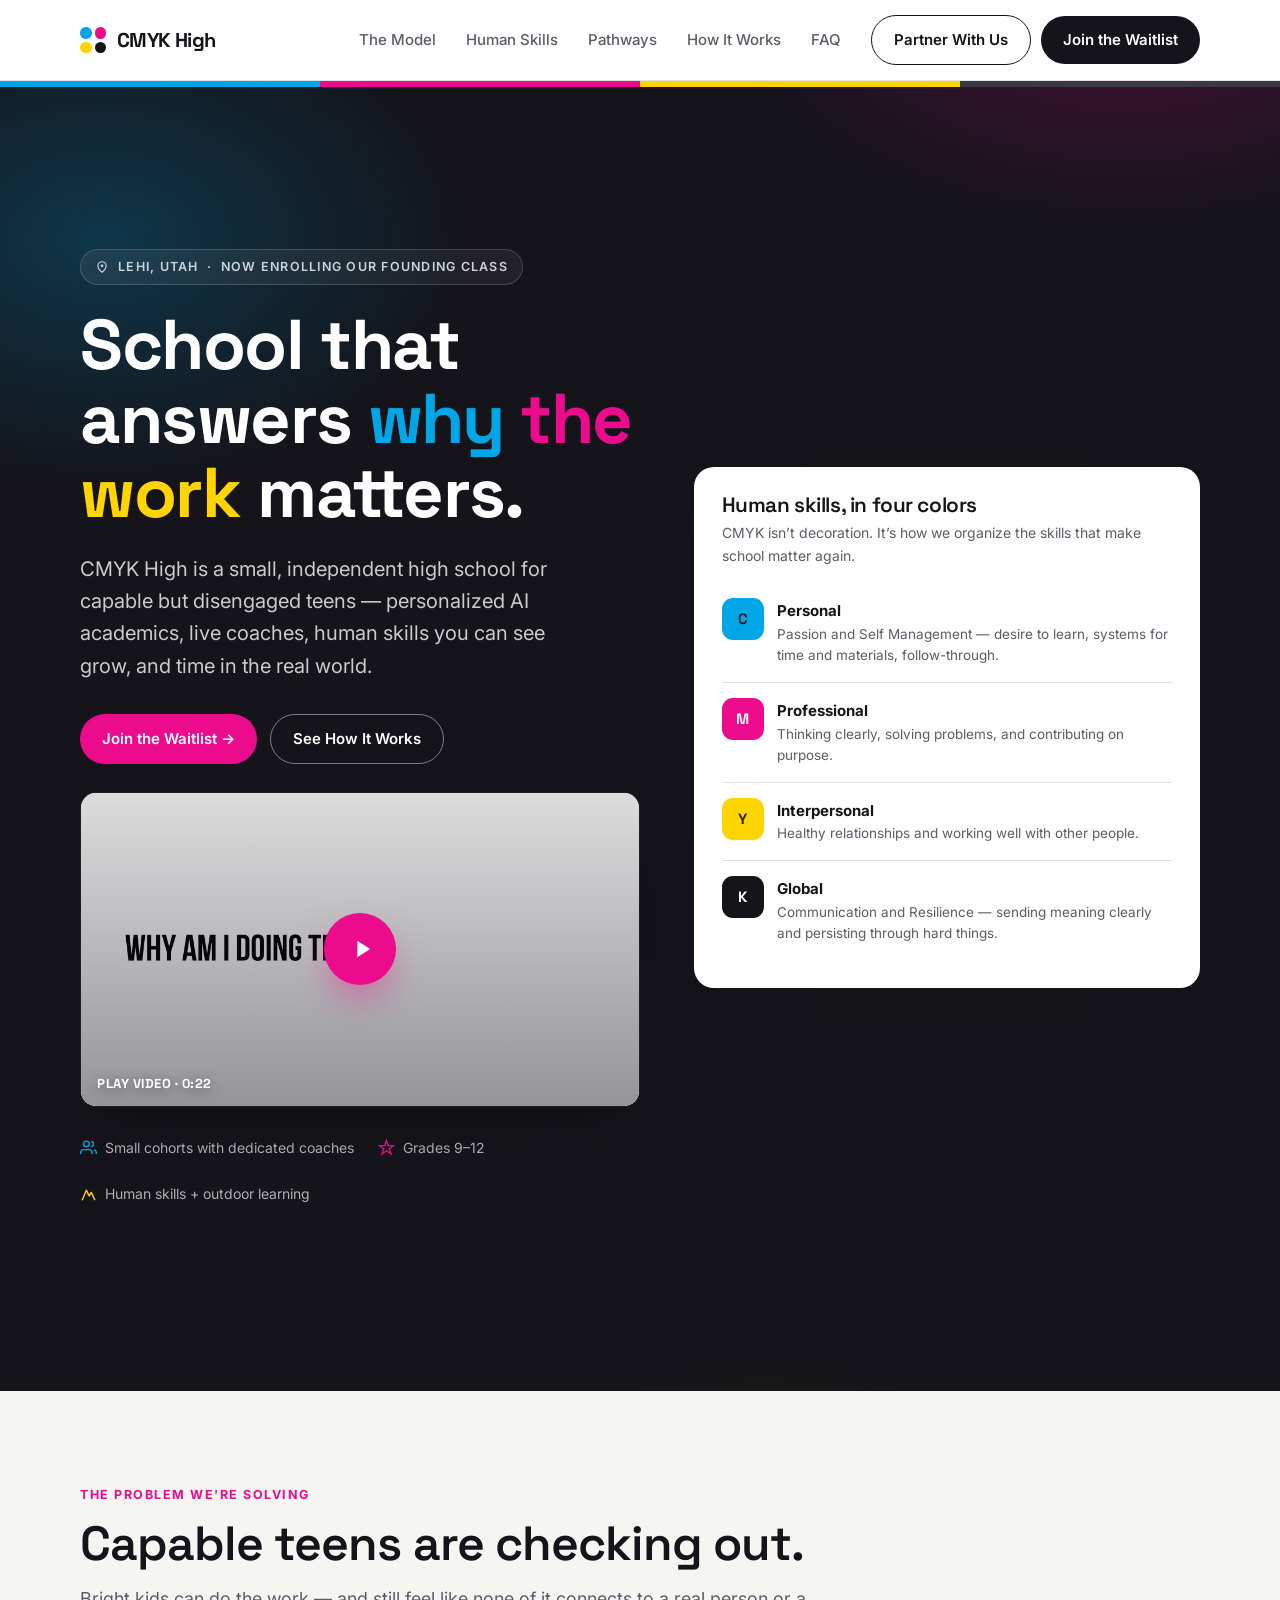
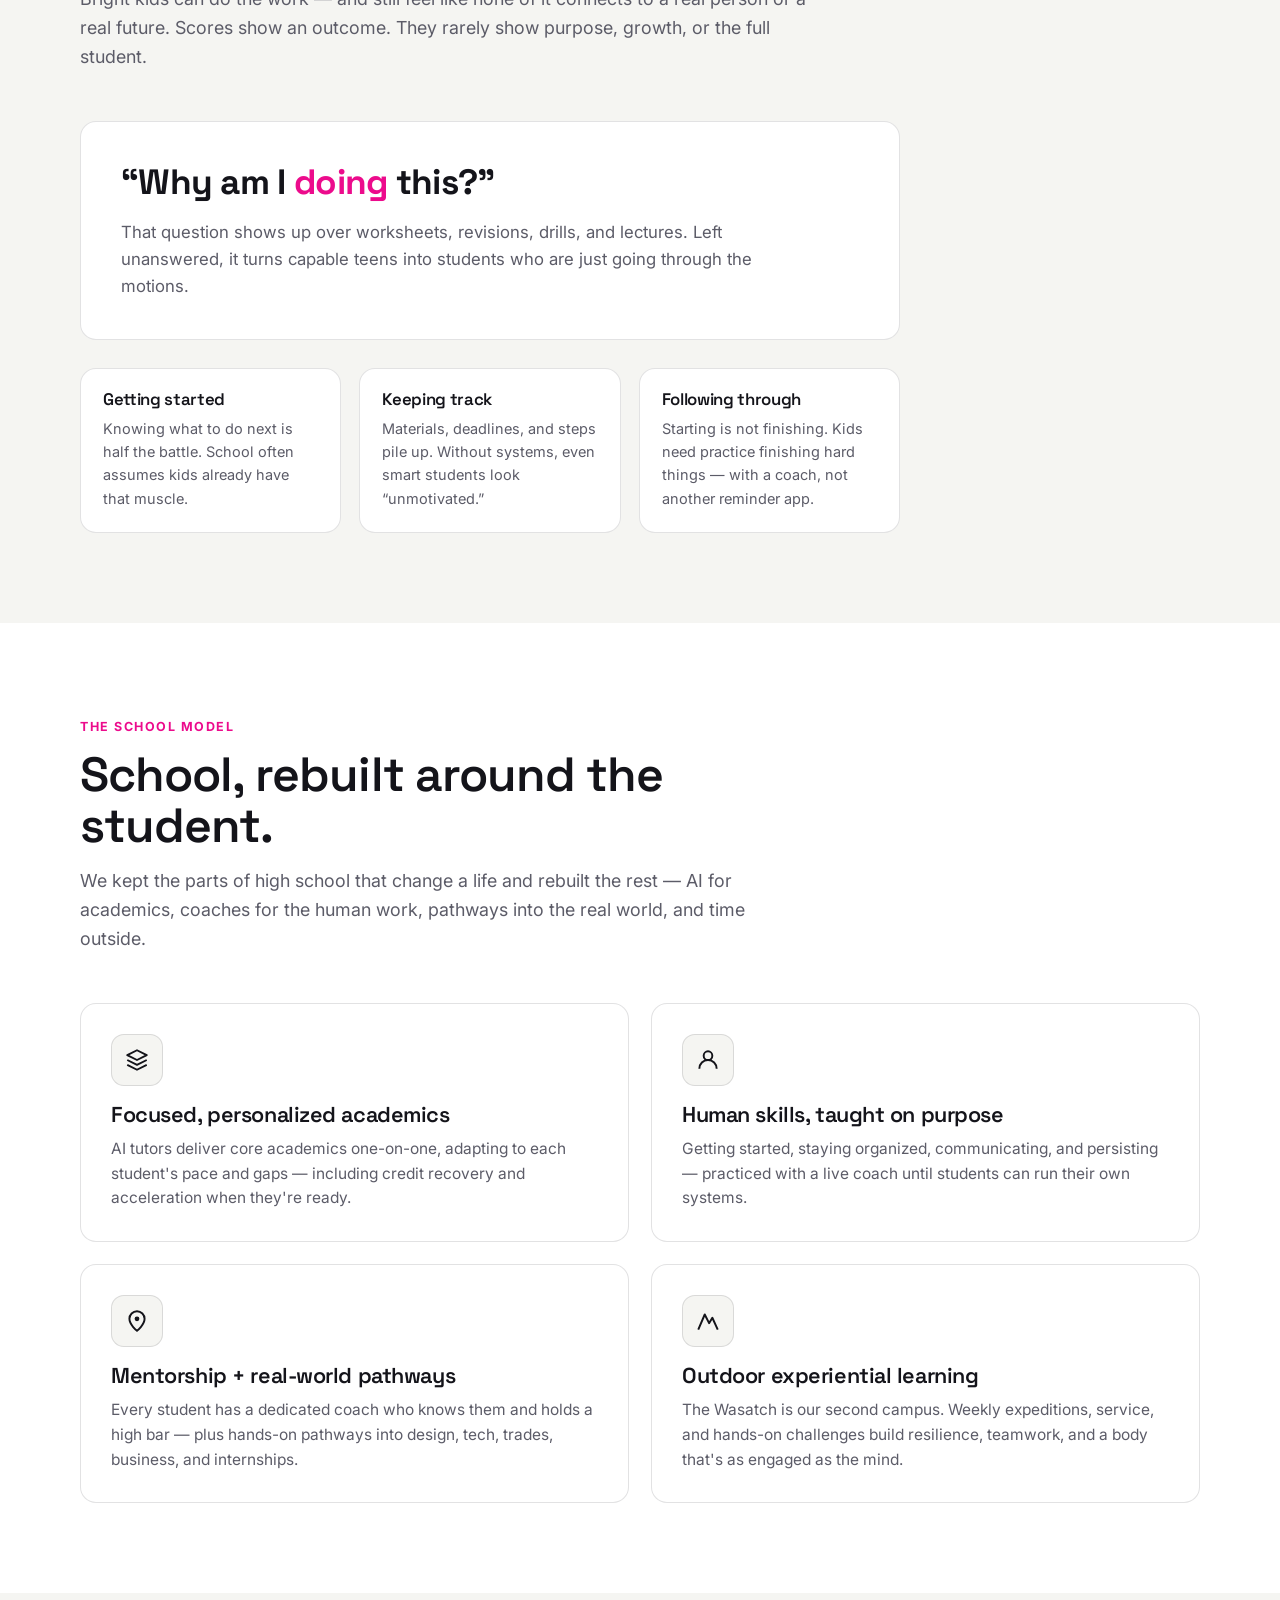
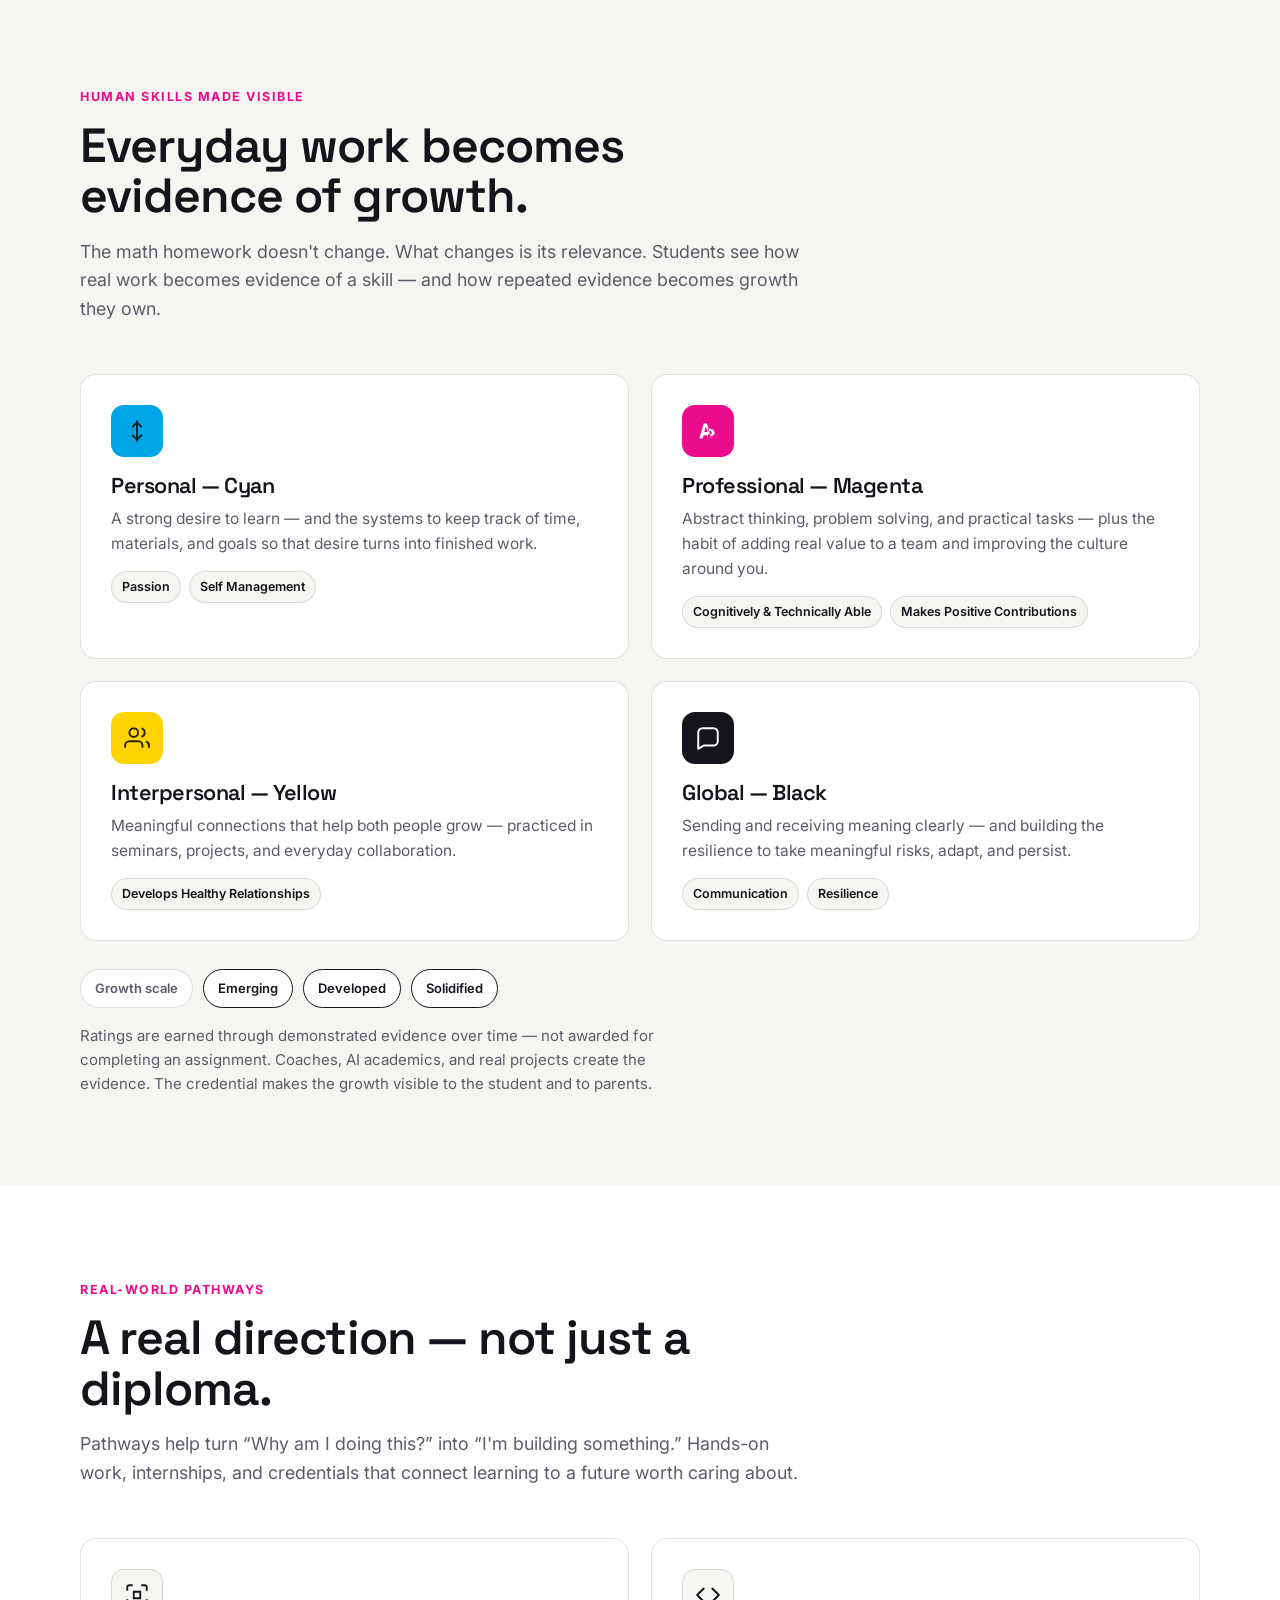
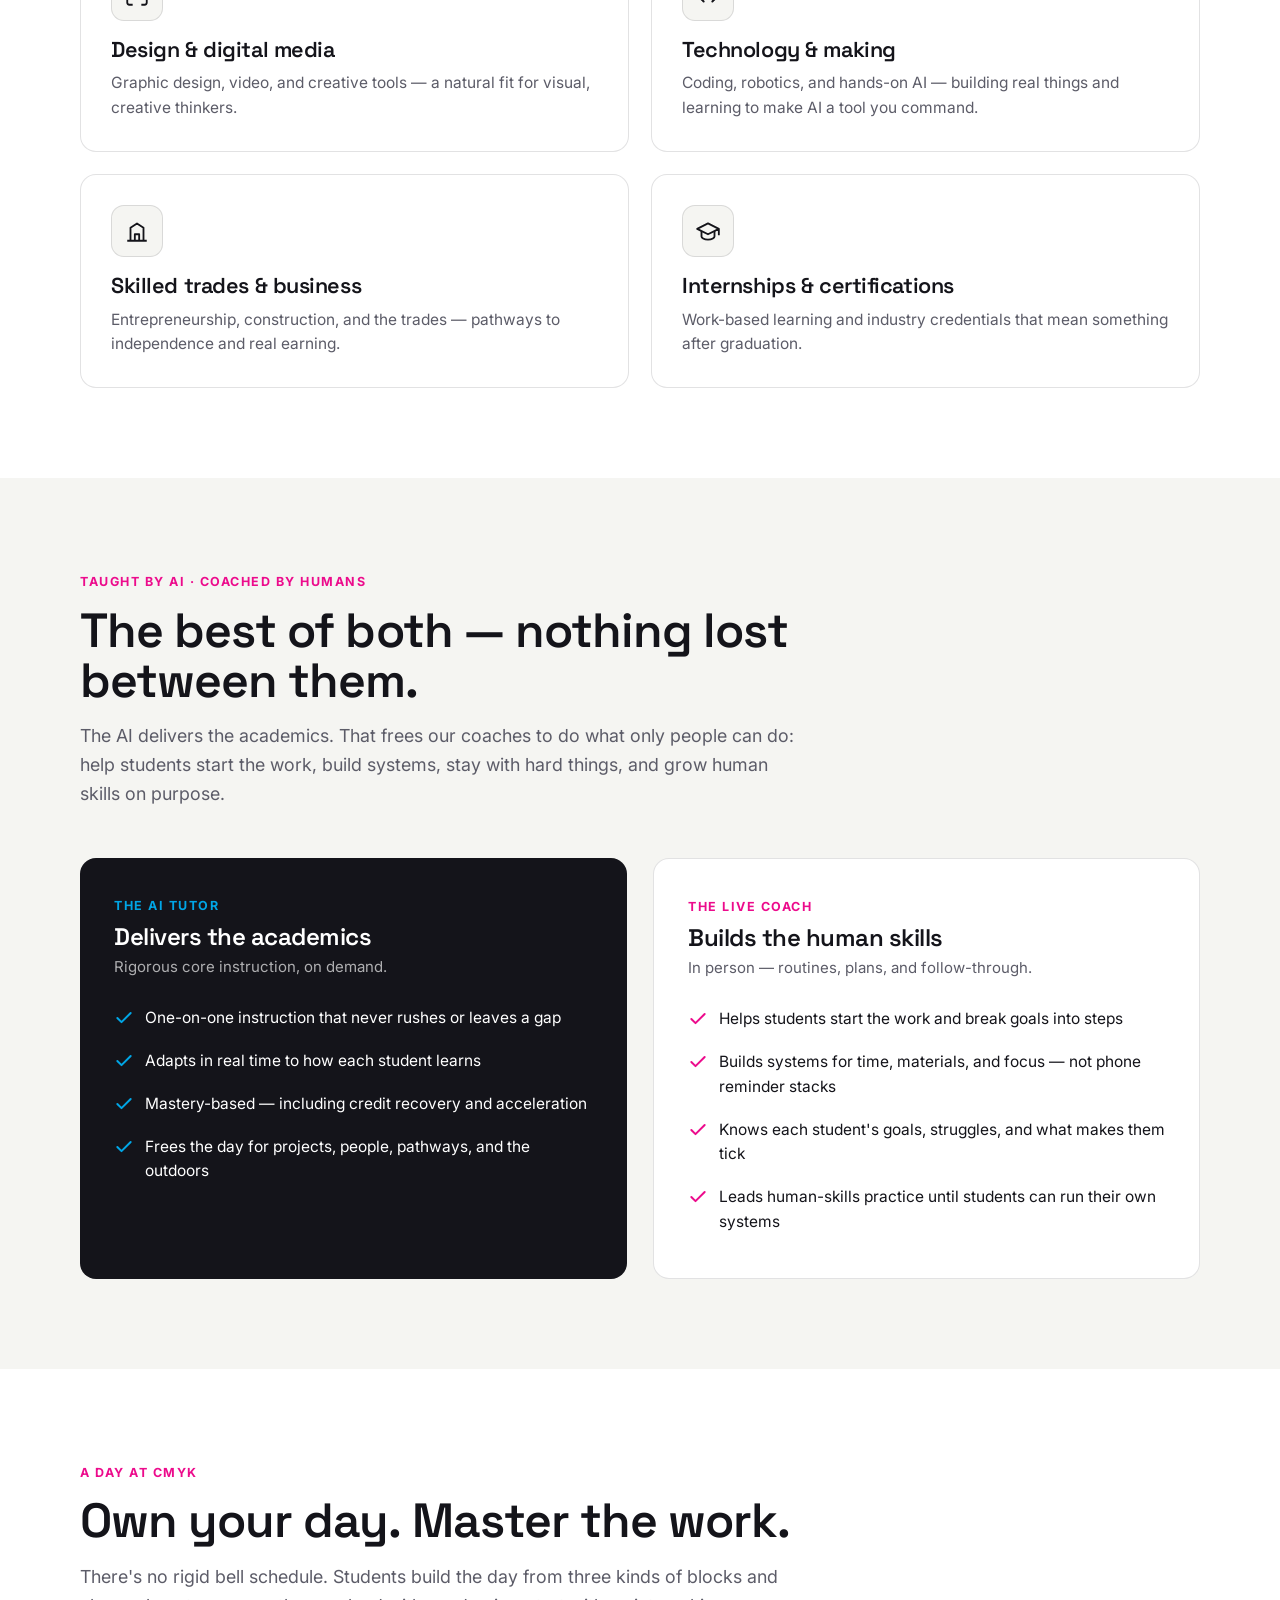
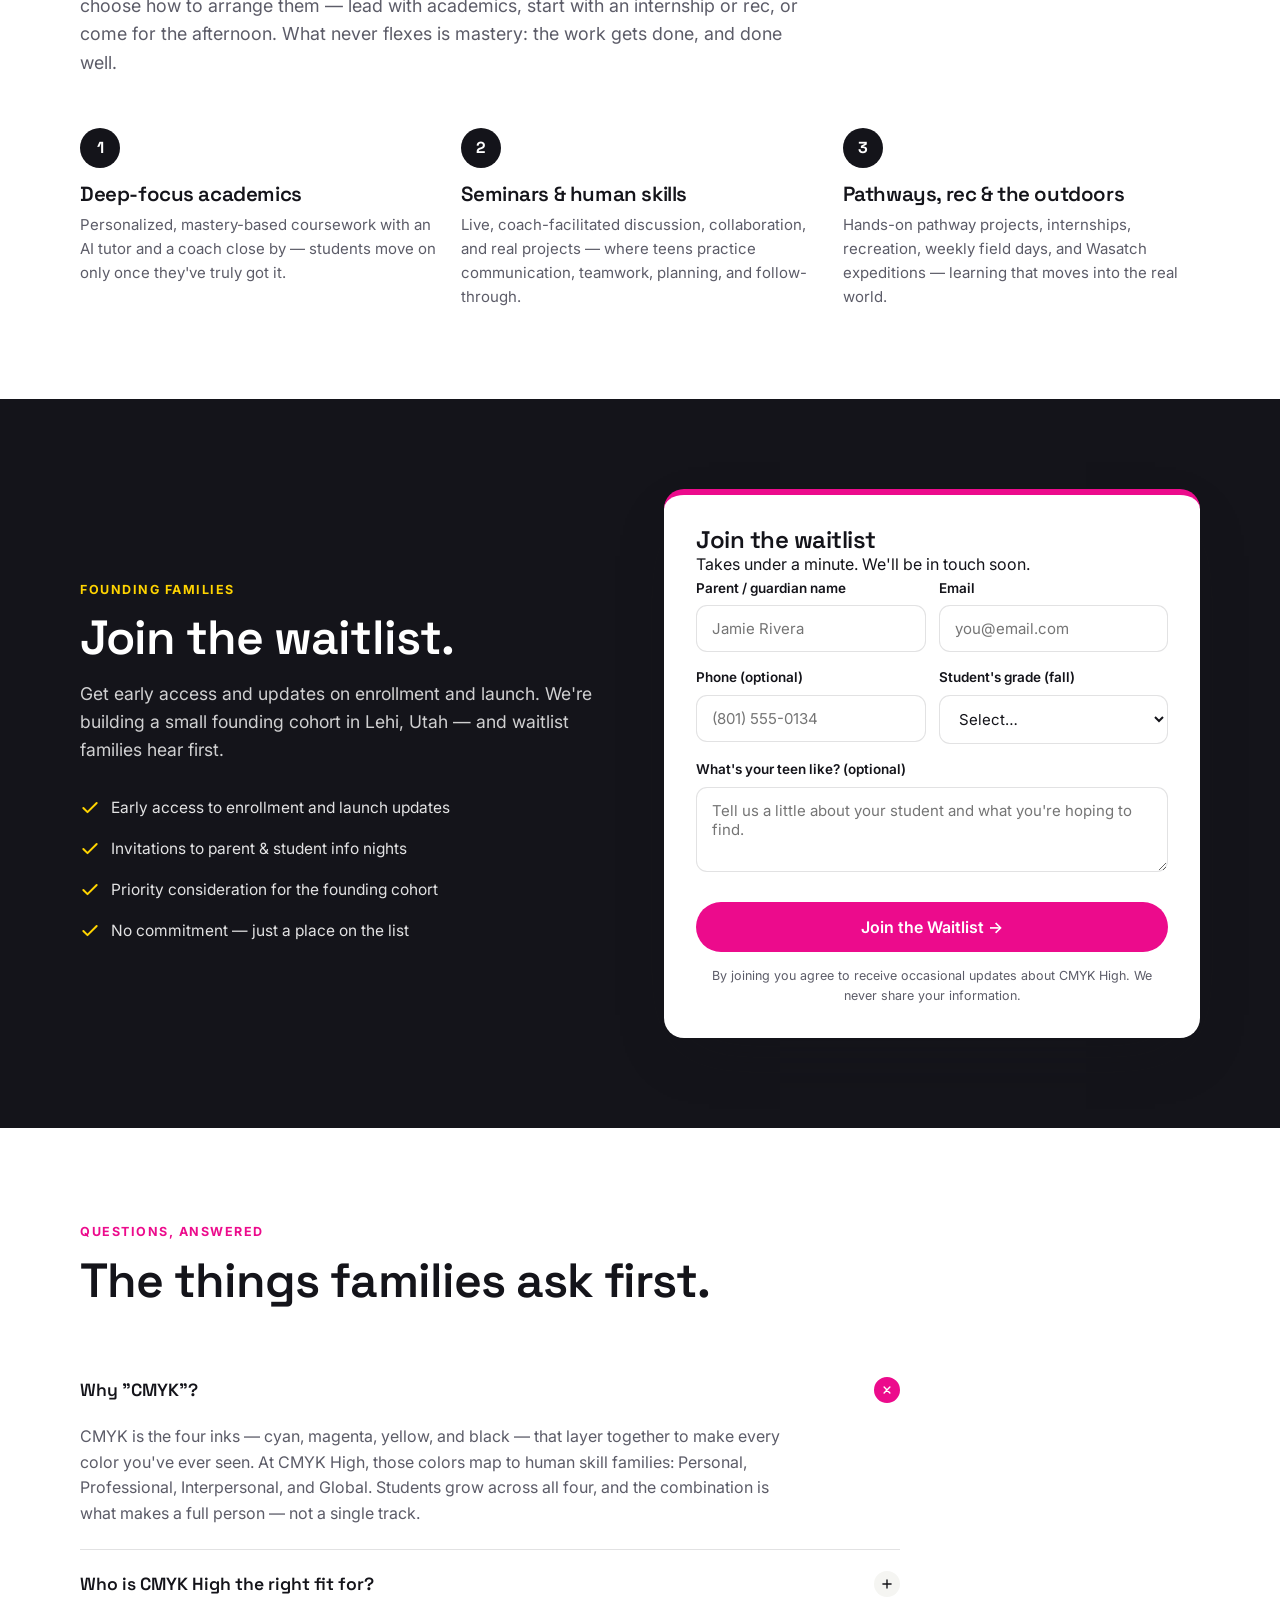
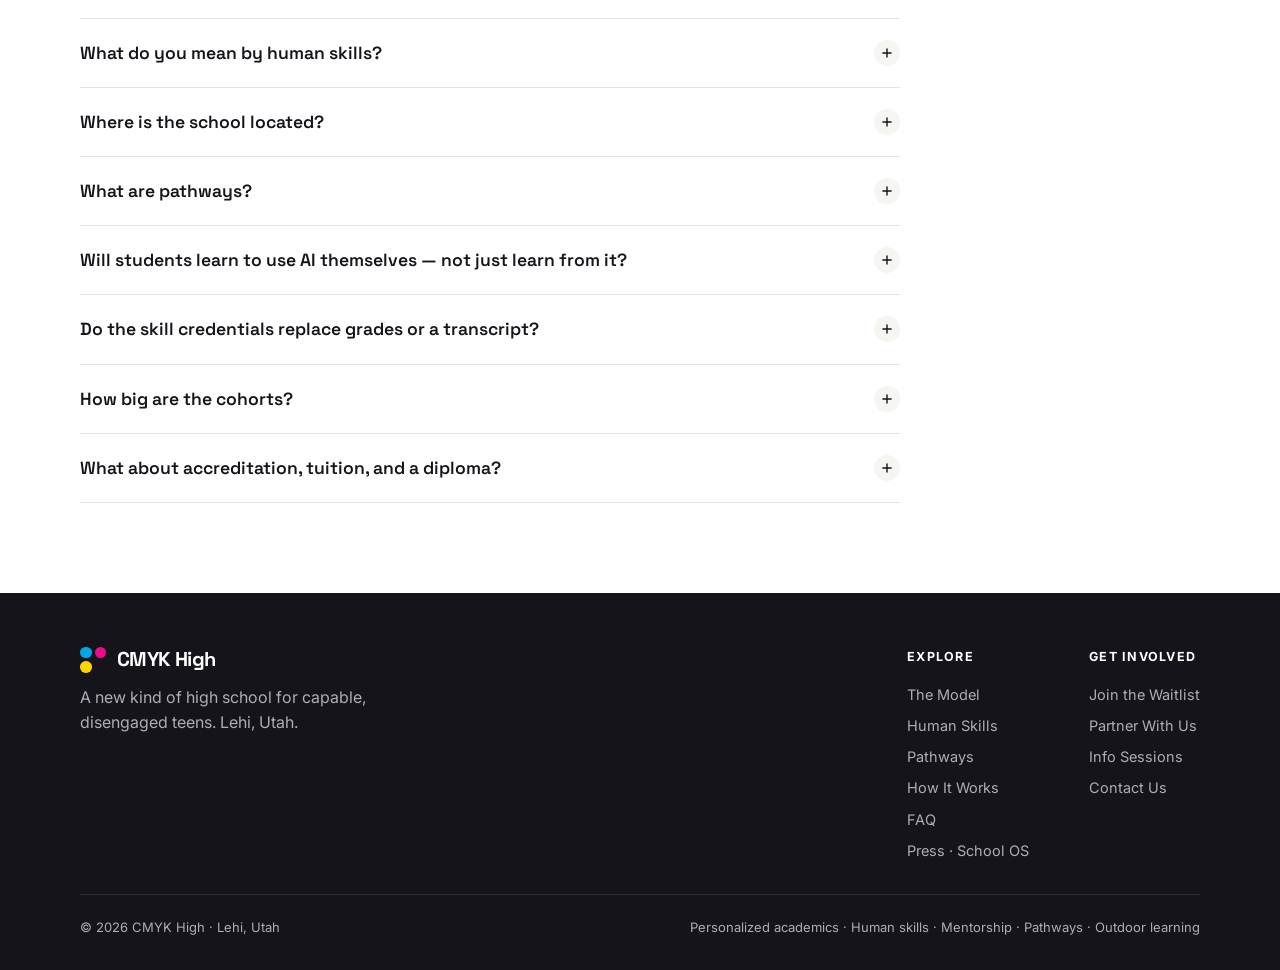
<file: index.html>
<!DOCTYPE html>
<html lang="en">
<head>
<meta charset="UTF-8" />
<meta name="viewport" content="width=device-width, initial-scale=1.0" />
<title>CMYK High — A New Kind of High School in Lehi, Utah</title>
<link rel="icon" type="image/svg+xml" href="favicon.svg" />
<meta name="description" content="CMYK High is a small, independent high school in Lehi, Utah for capable but disengaged teens. Personalized AI-guided academics, live coaching, human skills with visible growth, real-world pathways, and outdoor experiential learning." />
<link rel="preconnect" href="https://fonts.googleapis.com" />
<link rel="preconnect" href="https://fonts.gstatic.com" crossorigin />
<link href="https://fonts.googleapis.com/css2?family=Space+Grotesk:wght@400;500;600;700&family=Inter:wght@400;500;600;700&display=swap" rel="stylesheet" />
<style>
  :root {
    --cyan: #00A6E6;
    --magenta: #EC0B8C;
    --yellow: #FFD400;
    --key: #14141a;
    --ink: #14141a;
    --muted: #5c5c68;
    --paper: #ffffff;
    --paper-2: #f5f5f2;
    --line: rgba(20, 20, 26, 0.12);
    --shadow: 0 22px 60px -24px rgba(20, 20, 26, 0.4);
    --radius: 16px;
  }

  * { box-sizing: border-box; margin: 0; padding: 0; }
  html { scroll-behavior: smooth; }
  body {
    font-family: 'Inter', system-ui, -apple-system, sans-serif;
    color: var(--ink); background: var(--paper); line-height: 1.6;
    -webkit-font-smoothing: antialiased;
  }
  h1, h2, h3, .brand { font-family: 'Space Grotesk', system-ui, sans-serif; line-height: 1.05; font-weight: 600; letter-spacing: -0.02em; }
  a { color: inherit; text-decoration: none; }
  .wrap { width: min(1120px, 92vw); margin: 0 auto; }

  /* CMYK LOGO MARK */
  .mark { display: inline-grid; grid-template-columns: 1fr 1fr; gap: 3px; width: 26px; height: 26px; flex: none; }
  .mark span { border-radius: 50%; display: block; width: 100%; aspect-ratio: 1; }
  .mark .c { background: var(--cyan); }
  .mark .m { background: var(--magenta); }
  .mark .y { background: var(--yellow); }
  .mark .k { background: var(--key); }

  /* NAV */
  header.nav { position: sticky; top: 0; z-index: 50; background: rgba(255,255,255,.85); backdrop-filter: blur(12px); border-bottom: 1px solid var(--line); }
  .nav-inner { display: flex; align-items: center; justify-content: space-between; padding: 15px 0; }
  .brand { display: flex; align-items: center; gap: 11px; font-size: 20px; font-weight: 700; }
  .brand .name { letter-spacing: -0.03em; }
  .nav-links { display: flex; gap: 30px; align-items: center; font-size: 15px; font-weight: 500; }
  .nav-links a { color: var(--muted); transition: color .2s; }
  .nav-links a:hover { color: var(--ink); }
  .nav-cta { display: flex; gap: 10px; align-items: center; }
  .btn {
    display: inline-flex; align-items: center; justify-content: center; gap: 8px;
    background: var(--key); color: #fff; padding: 12px 22px; border-radius: 999px;
    font-weight: 600; font-size: 15px; border: none; cursor: pointer;
    transition: transform .15s ease, background .2s ease; font-family: 'Inter', sans-serif;
  }
  .btn:hover { transform: translateY(-1px); }
  .btn.cyan { background: var(--cyan); color: #04222d; }
  .btn.magenta { background: var(--magenta); color: #fff; }
  .btn.yellow { background: var(--yellow); color: #2b2400; }
  .btn.ghost { background: transparent; color: var(--ink); border: 1.5px solid var(--ink); }
  .btn.ghost:hover { background: var(--ink); color: #fff; }
  .nav-links .btn { color: #fff; }
  .nav-links .btn.ghost { color: var(--ink); background: transparent; }
  .nav-links .btn.ghost:hover { color: #fff; background: var(--ink); }
  @media (max-width: 820px) {
    .nav-links a:not(.btn) { display: none; }
    .nav-cta .btn { padding: 10px 14px; font-size: 13.5px; }
  }

  /* HERO */
  .hero { position: relative; overflow: hidden; background: var(--key); color: #fff; }
  .hero .bars { position: absolute; top: 0; left: 0; right: 0; height: 6px; display: flex; z-index: 3; }
  .hero .bars i { flex: 1; }
  .hero .bars .c { background: var(--cyan); } .hero .bars .m { background: var(--magenta); }
  .hero .bars .y { background: var(--yellow); } .hero .bars .k { background: #3a3a44; }
  .hero::after {
    content: ""; position: absolute; inset: 0; pointer-events: none; opacity: .85;
    background:
      radial-gradient(680px 420px at 88% -8%, rgba(236,11,140,.30), transparent 62%),
      radial-gradient(620px 420px at 8% 12%, rgba(0,166,230,.28), transparent 60%),
      radial-gradient(700px 460px at 60% 118%, rgba(255,212,0,.18), transparent 58%);
  }
  .hero-inner { position: relative; z-index: 2; padding: 78px 0 96px; display: grid; grid-template-columns: 1.05fr .95fr; gap: 54px; align-items: center; }
  @media (max-width: 920px) { .hero-inner { grid-template-columns: 1fr; padding: 58px 0 72px; gap: 34px; } }
  .eyebrow {
    display: inline-flex; align-items: center; gap: 9px; font-size: 12.5px; font-weight: 600;
    letter-spacing: .1em; text-transform: uppercase; color: #cdd3da;
    background: rgba(255,255,255,.06); border: 1px solid rgba(255,255,255,.16);
    padding: 7px 14px; border-radius: 999px; margin-bottom: 24px;
  }
  .hero h1 { font-size: clamp(2.6rem, 6vw, 4.4rem); font-weight: 700; }
  .hero h1 .c { color: var(--cyan); } .hero h1 .m { color: var(--magenta); } .hero h1 .y { color: var(--yellow); }
  .hero p.lead { margin-top: 22px; font-size: clamp(1.05rem, 1.6vw, 1.26rem); color: rgba(255,255,255,.78); max-width: 38ch; }
  .hero-cta { margin-top: 32px; display: flex; gap: 13px; flex-wrap: wrap; }
  .hero-meta { margin-top: 30px; display: flex; gap: 24px; flex-wrap: wrap; font-size: 14px; color: rgba(255,255,255,.66); }
  .hero-meta span { display: inline-flex; align-items: center; gap: 8px; }
  .hero-meta svg { width: 17px; height: 17px; }

  /* HERO CARD */
  .hero-card { background: #fff; color: var(--ink); border-radius: 20px; padding: 28px; box-shadow: var(--shadow); }
  .hero-card h3 { font-size: 1.3rem; }
  .hero-card p.small { font-size: 14px; color: var(--muted); margin-top: 6px; }
  .pillar-row { display: flex; align-items: flex-start; gap: 13px; padding: 15px 0; border-top: 1px solid var(--line); }
  .pillar-row:first-of-type { border-top: none; }
  .pillar-ic { flex: none; width: 42px; height: 42px; border-radius: 11px; display: grid; place-items: center; color: #fff; font-family: 'Space Grotesk', sans-serif; font-weight: 700; font-size: 15px; }
  .pillar-ic.c { background: var(--cyan); color: #04222d; } .pillar-ic.m { background: var(--magenta); }
  .pillar-ic.y { background: var(--yellow); color: #2b2400; } .pillar-ic.k { background: var(--key); }
  .pillar-row b { font-size: 15px; }
  .pillar-row span { font-size: 13.5px; color: var(--muted); display: block; }

  /* SECTIONS */
  section { padding: 90px 0; }
  .sec-head { max-width: 730px; margin-bottom: 50px; }
  .sec-head .tag { font-size: 12.5px; font-weight: 700; letter-spacing: .12em; text-transform: uppercase; color: var(--magenta); }
  .sec-head h2 { font-size: clamp(2rem, 3.8vw, 3rem); margin-top: 12px; }
  .sec-head p { font-size: 1.12rem; color: var(--muted); margin-top: 16px; }
  .band { background: var(--paper-2); }

  /* FEATURED VIDEO (in hero) */
  .hero .video-box {
    width: 100%;
    margin: 28px 0 0;
    border-radius: 16px;
    box-shadow: 0 22px 50px -24px rgba(0,0,0,.55);
  }
  .video-box {
    position: relative;
    width: min(960px, 100%);
    margin: 0 auto;
    border-radius: 18px;
    overflow: hidden;
    box-shadow: 0 30px 80px -28px rgba(0,0,0,.65);
    background: #000;
    aspect-ratio: 16 / 9;
    border: 1px solid rgba(255,255,255,.12);
  }
  .video-box video {
    display: block;
    width: 100%;
    height: 100%;
    object-fit: cover;
  }
  .video-box.is-playing video { object-fit: contain; background: #000; }
  .video-poster {
    position: absolute;
    inset: 0;
    display: grid;
    place-items: center;
    cursor: pointer;
    border: none;
    padding: 0;
    background:
      linear-gradient(180deg, rgba(20,20,26,.15), rgba(20,20,26,.45)),
      url("media/because-skills-poster.jpg") center / cover no-repeat;
    transition: opacity .25s ease, visibility .25s ease;
    z-index: 2;
  }
  .video-box.is-playing .video-poster {
    opacity: 0;
    visibility: hidden;
    pointer-events: none;
  }
  .play-btn {
    width: 88px;
    height: 88px;
    border-radius: 50%;
    background: var(--magenta);
    color: #fff;
    display: grid;
    place-items: center;
    box-shadow: 0 18px 40px -12px rgba(236,11,140,.7);
    transition: transform .18s ease, background .18s ease;
  }
  .hero .play-btn { width: 72px; height: 72px; }
  .hero .play-btn svg { width: 28px; height: 28px; }
  .play-btn svg { width: 34px; height: 34px; margin-left: 4px; }
  .video-poster:hover .play-btn { transform: scale(1.07); background: #ff2ba0; }
  .video-poster:focus-visible {
    outline: 3px solid var(--yellow);
    outline-offset: -3px;
  }
  .video-poster .play-label {
    position: absolute;
    left: 22px;
    bottom: 20px;
    font-family: 'Space Grotesk', sans-serif;
    font-weight: 700;
    font-size: 15px;
    letter-spacing: .04em;
    text-transform: uppercase;
    color: #fff;
    text-shadow: 0 2px 12px rgba(0,0,0,.45);
  }
  .hero .video-poster .play-label { left: 16px; bottom: 14px; font-size: 13px; }

  /* PROBLEM PROVOCATION */
  .provocation {
    margin-top: 8px;
    background: #fff;
    border: 1px solid var(--line);
    border-radius: var(--radius);
    padding: clamp(28px, 4vw, 40px);
    max-width: 820px;
  }
  .provocation .q {
    font-family: 'Space Grotesk', sans-serif;
    font-size: clamp(1.6rem, 3.2vw, 2.2rem);
    font-weight: 700;
    letter-spacing: -0.02em;
    line-height: 1.15;
  }
  .provocation .q em {
    font-style: normal;
    color: var(--magenta);
  }
  .provocation p {
    margin-top: 16px;
    color: var(--muted);
    font-size: 1.05rem;
    max-width: 58ch;
  }
  .problem-points {
    margin-top: 28px;
    display: grid;
    grid-template-columns: repeat(3, 1fr);
    gap: 18px;
    max-width: 820px;
  }
  @media (max-width: 760px) { .problem-points { grid-template-columns: 1fr; } }
  .problem-points article {
    background: #fff;
    border: 1px solid var(--line);
    border-radius: var(--radius);
    padding: 22px;
  }
  .problem-points h3 {
    font-size: 1.05rem;
    margin-bottom: 8px;
  }
  .problem-points p {
    color: var(--muted);
    font-size: 14.5px;
  }

  /* CARDS GRID */
  .grid-4 { display: grid; grid-template-columns: repeat(2, 1fr); gap: 22px; }
  @media (max-width: 820px) { .grid-4 { grid-template-columns: 1fr; } }
  .card { background: #fff; border: 1px solid var(--line); border-radius: var(--radius); padding: 30px; transition: transform .2s ease, box-shadow .2s ease; position: relative; overflow: hidden; }
  .card:hover { transform: translateY(-3px); box-shadow: var(--shadow); }
  .card .ic { width: 52px; height: 52px; border-radius: 13px; display: grid; place-items: center; color: #fff; margin-bottom: 18px; }
  .card .ic svg { width: 26px; height: 26px; }
  .card .ic.c { background: var(--cyan); color: #04222d; } .card .ic.m { background: var(--magenta); }
  .card .ic.y { background: var(--yellow); color: #2b2400; } .card .ic.k { background: var(--key); }
  .card .ic.neutral { background: var(--paper-2); color: var(--ink); border: 1px solid var(--line); }
  .card h3 { font-size: 1.35rem; }
  .card p { margin-top: 10px; color: var(--muted); font-size: 15.5px; }
  .card .chips { display: flex; flex-wrap: wrap; gap: 8px; margin-top: 14px; }
  .card .chips span {
    font-size: 12.5px; font-weight: 600; padding: 5px 10px; border-radius: 999px;
    background: var(--paper-2); color: var(--ink); border: 1px solid var(--line);
  }

  /* GROWTH SCALE */
  .growth-scale {
    display: flex; flex-wrap: wrap; gap: 10px; margin-top: 28px; max-width: 820px;
  }
  .growth-scale span {
    font-size: 13px; font-weight: 600; padding: 8px 14px; border-radius: 999px;
    border: 1px solid var(--line); background: #fff; color: var(--muted);
  }
  .growth-scale span.active { color: var(--ink); border-color: var(--ink); }

  /* HOW */
  .how { display: grid; grid-template-columns: repeat(3, 1fr); gap: 24px; }
  @media (max-width: 820px) { .how { grid-template-columns: 1fr; } }
  .step .num { font-family: 'Space Grotesk', sans-serif; font-size: 1rem; font-weight: 700; color: #fff; width: 40px; height: 40px; border-radius: 50%; display: grid; place-items: center; margin-bottom: 16px; background: var(--key); }
  .step h3 { font-size: 1.28rem; }
  .step p { margin-top: 8px; color: var(--muted); font-size: 15px; }

  /* SPLIT */
  .split { display: grid; grid-template-columns: 1fr 1fr; gap: 26px; }
  @media (max-width: 820px) { .split { grid-template-columns: 1fr; } }
  .split-card { border-radius: var(--radius); padding: 34px; }
  .split-card.ai { background: var(--key); color: #fff; }
  .split-card.human { background: #fff; border: 1px solid var(--line); }
  .split-card .kicker { font-size: 12.5px; letter-spacing: .12em; text-transform: uppercase; font-weight: 700; }
  .split-card.ai .kicker { color: var(--cyan); }
  .split-card.human .kicker { color: var(--magenta); }
  .split-card h3 { font-size: 1.5rem; margin-top: 6px; }
  .split-card ul { list-style: none; margin-top: 18px; }
  .split-card li { display: flex; gap: 11px; padding: 9px 0; font-size: 15.5px; }
  .split-card li svg { flex: none; width: 20px; height: 20px; margin-top: 2px; }
  .split-card.ai li svg { color: var(--cyan); }
  .split-card.human li svg { color: var(--magenta); }
  .split-card p.mut { margin-top: 6px; font-size: 15px; }
  .split-card.ai p.mut { color: rgba(255,255,255,.66); }
  .split-card.human p.mut { color: var(--muted); }

  /* WAITLIST */
  .waitlist { background: var(--key); color: #fff; }
  .wl-grid { display: grid; grid-template-columns: 1fr 1fr; gap: 48px; align-items: center; }
  @media (max-width: 860px) { .wl-grid { grid-template-columns: 1fr; gap: 34px; } }
  .waitlist .tag { color: var(--yellow); font-size: 12.5px; font-weight: 700; letter-spacing: .12em; text-transform: uppercase; }
  .waitlist h2 { font-size: clamp(2rem, 3.8vw, 3rem); margin-top: 12px; }
  .waitlist p.lead { color: rgba(255,255,255,.8); margin-top: 16px; font-size: 1.1rem; }
  .wl-perks { margin-top: 24px; list-style: none; }
  .wl-perks li { display: flex; gap: 11px; padding: 8px 0; color: rgba(255,255,255,.88); font-size: 15.5px; }
  .wl-perks svg { flex: none; width: 20px; height: 20px; color: var(--yellow); margin-top: 2px; }
  .form-card { background: #fff; color: var(--ink); border-radius: 20px; padding: 32px; box-shadow: var(--shadow); border-top: 6px solid var(--magenta); }
  .form-card h3 { font-size: 1.5rem; }
  .form-card > p { color: var(--muted); font-size: 15px; margin-top: 6px; margin-bottom: 22px; }
  .field { margin-bottom: 15px; }
  .field label { display: block; font-size: 13.5px; font-weight: 600; margin-bottom: 6px; }
  .field input, .field select, .field textarea {
    width: 100%; padding: 13px 15px; border: 1.5px solid var(--line); border-radius: 11px;
    font-family: inherit; font-size: 15px; color: var(--ink); background: #fff;
    transition: border-color .2s, box-shadow .2s;
  }
  .field input:focus, .field select:focus, .field textarea:focus { outline: none; border-color: var(--magenta); box-shadow: 0 0 0 3px rgba(236,11,140,.14); }
  .row2 { display: grid; grid-template-columns: 1fr 1fr; gap: 13px; }
  @media (max-width: 460px) { .row2 { grid-template-columns: 1fr; } }
  .form-card button { width: 100%; margin-top: 8px; padding: 15px; font-size: 16px; }
  .form-note { font-size: 12.5px; color: var(--muted); margin-top: 14px; text-align: center; }
  .form-success { display: none; text-align: center; padding: 20px 6px; }
  .form-success .badge { width: 62px; height: 62px; border-radius: 50%; background: rgba(236,11,140,.12); color: var(--magenta); display: grid; place-items: center; margin: 0 auto 16px; }
  .form-success .badge svg { width: 30px; height: 30px; }
  .form-success h3 { font-size: 1.5rem; }
  .form-success p { color: var(--muted); margin-top: 10px; font-size: 15px; }
  .spot { display: inline-block; margin-top: 16px; font-weight: 600; color: var(--ink); background: var(--paper-2); padding: 8px 16px; border-radius: 999px; font-size: 14px; }

  /* FAQ */
  details { border-bottom: 1px solid var(--line); }
  details summary { cursor: pointer; list-style: none; padding: 20px 0; font-weight: 600; font-size: 1.1rem; display: flex; justify-content: space-between; align-items: center; gap: 20px; font-family: 'Space Grotesk', sans-serif; }
  details summary::-webkit-details-marker { display: none; }
  details summary .chev { flex: none; width: 26px; height: 26px; border-radius: 50%; background: var(--paper-2); display: grid; place-items: center; transition: transform .2s, background .2s, color .2s; }
  details[open] summary .chev { transform: rotate(45deg); background: var(--magenta); color: #fff; }
  details p { padding: 0 0 22px; color: var(--muted); max-width: 72ch; }

  /* FOOTER */
  footer { background: var(--key); color: rgba(255,255,255,.66); padding: 54px 0 32px; }
  .foot-top { display: flex; justify-content: space-between; gap: 30px; flex-wrap: wrap; padding-bottom: 28px; border-bottom: 1px solid rgba(255,255,255,.12); }
  .foot-top .brand { color: #fff; }
  .foot-cols { display: flex; gap: 60px; flex-wrap: wrap; }
  .foot-cols h4 { color: #fff; font-family: 'Inter'; font-size: 12.5px; text-transform: uppercase; letter-spacing: .1em; margin-bottom: 12px; }
  .foot-cols a { display: block; padding: 4px 0; font-size: 14.5px; transition: color .2s; }
  .foot-cols a:hover { color: var(--cyan); }
  .foot-bottom { padding-top: 22px; font-size: 13px; display: flex; justify-content: space-between; gap: 16px; flex-wrap: wrap; }
</style>
</head>
<body>

<!-- NAV -->
<header class="nav">
  <div class="wrap nav-inner">
    <a href="#top" class="brand">
      <span class="mark"><span class="c"></span><span class="m"></span><span class="y"></span><span class="k"></span></span>
      <span class="name">CMYK High</span>
    </a>
    <nav class="nav-links">
      <a href="#model">The Model</a>
      <a href="#skills">Human Skills</a>
      <a href="#pathways">Pathways</a>
      <a href="#how">How It Works</a>
      <a href="#faq">FAQ</a>
      <div class="nav-cta">
        <a href="business.html" class="btn ghost">Partner With Us</a>
        <a href="#waitlist" class="btn">Join the Waitlist</a>
      </div>
    </nav>
  </div>
</header>

<!-- HERO -->
<section class="hero" id="top">
  <div class="bars"><i class="c"></i><i class="m"></i><i class="y"></i><i class="k"></i></div>
  <div class="wrap hero-inner">
    <div>
      <span class="eyebrow">
        <svg width="14" height="14" viewBox="0 0 24 24" fill="none"><path d="M12 21s-7-5.4-7-11a7 7 0 0114 0c0 5.6-7 11-7 11z" stroke="currentColor" stroke-width="2"/><circle cx="12" cy="10" r="2.4" fill="currentColor"/></svg>
        Lehi, Utah &nbsp;·&nbsp; Now enrolling our founding class
      </span>
      <h1>School that answers <span class="c">why</span> <span class="m">the</span> <span class="y">work</span> matters.</h1>
      <p class="lead">CMYK High is a small, independent high school for capable but disengaged teens — personalized AI academics, live coaches, human skills you can see grow, and time in the real world.</p>
      <div class="hero-cta">
        <a href="#waitlist" class="btn magenta">Join the Waitlist →</a>
        <a href="#model" class="btn ghost" style="color:#fff; border-color:rgba(255,255,255,.45);">See How It Works</a>
      </div>
      <div class="video-box" id="skillsVideoBox">
        <video
          id="skillsVideo"
          playsinline
          preload="metadata"
          poster="media/because-skills-poster.jpg"
          title="CMYK High — Because Skills"
        >
          <source src="media/because-skills.mp4" type="video/mp4" />
          Your browser does not support embedded video.
        </video>
        <button type="button" class="video-poster" id="skillsPlayBtn" aria-label="Play Because Skills video">
          <span class="play-btn" aria-hidden="true">
            <svg viewBox="0 0 24 24" fill="currentColor"><path d="M8 5v14l11-7z"/></svg>
          </span>
          <span class="play-label">Play video · 0:22</span>
        </button>
      </div>
      <div class="hero-meta">
        <span><svg viewBox="0 0 24 24" fill="none" stroke="var(--cyan)"><path d="M17 21v-2a4 4 0 00-4-4H5a4 4 0 00-4 4v2M9 11a4 4 0 100-8 4 4 0 000 8zM23 21v-2a4 4 0 00-3-3.9M16 3.1a4 4 0 010 7.8" stroke-width="2"/></svg> Small cohorts with dedicated coaches</span>
        <span><svg viewBox="0 0 24 24" fill="none" stroke="var(--magenta)"><path d="M12 2l2.4 7.4H22l-6 4.4 2.3 7.2L12 16.6 5.7 21l2.3-7.2-6-4.4h7.6L12 2z" stroke-width="2"/></svg> Grades 9–12</span>
        <span><svg viewBox="0 0 24 24" fill="none" stroke="var(--yellow)"><path d="M3 20l6-14 4 8 3-5 5 11" stroke-width="2" stroke-linejoin="round"/></svg> Human skills + outdoor learning</span>
      </div>
    </div>

    <div class="hero-card">
      <h3>Human skills, in four colors</h3>
      <p class="small">CMYK isn’t decoration. It’s how we organize the skills that make school matter again.</p>
      <div style="margin-top:16px;">
        <div class="pillar-row">
          <div class="pillar-ic c">C</div>
          <div><b>Personal</b><span>Passion and Self Management — desire to learn, systems for time and materials, follow-through.</span></div>
        </div>
        <div class="pillar-row">
          <div class="pillar-ic m">M</div>
          <div><b>Professional</b><span>Thinking clearly, solving problems, and contributing on purpose.</span></div>
        </div>
        <div class="pillar-row">
          <div class="pillar-ic y">Y</div>
          <div><b>Interpersonal</b><span>Healthy relationships and working well with other people.</span></div>
        </div>
        <div class="pillar-row">
          <div class="pillar-ic k">K</div>
          <div><b>Global</b><span>Communication and Resilience — sending meaning clearly and persisting through hard things.</span></div>
        </div>
      </div>
    </div>
  </div>
</section>

<!-- PROBLEM -->
<section class="band" id="problem">
  <div class="wrap">
    <div class="sec-head">
      <span class="tag">The problem we're solving</span>
      <h2>Capable teens are checking out.</h2>
      <p>Bright kids can do the work — and still feel like none of it connects to a real person or a real future. Scores show an outcome. They rarely show purpose, growth, or the full student.</p>
    </div>
    <div class="provocation">
      <div class="q">“Why am I <em>doing</em> this?”</div>
      <p>That question shows up over worksheets, revisions, drills, and lectures. Left unanswered, it turns capable teens into students who are just going through the motions.</p>
    </div>
    <div class="problem-points">
      <article>
        <h3>Getting started</h3>
        <p>Knowing what to do next is half the battle. School often assumes kids already have that muscle.</p>
      </article>
      <article>
        <h3>Keeping track</h3>
        <p>Materials, deadlines, and steps pile up. Without systems, even smart students look “unmotivated.”</p>
      </article>
      <article>
        <h3>Following through</h3>
        <p>Starting is not finishing. Kids need practice finishing hard things — with a coach, not another reminder app.</p>
      </article>
    </div>
  </div>
</section>

<!-- MODEL -->
<section id="model">
  <div class="wrap">
    <div class="sec-head">
      <span class="tag">The school model</span>
      <h2>School, rebuilt around the student.</h2>
      <p>We kept the parts of high school that change a life and rebuilt the rest — AI for academics, coaches for the human work, pathways into the real world, and time outside.</p>
    </div>
    <div class="grid-4">
      <div class="card">
        <div class="ic neutral"><svg viewBox="0 0 24 24" fill="none"><path d="M12 3l9 4.5-9 4.5-9-4.5L12 3zM3 12l9 4.5L21 12M3 16.5L12 21l9-4.5" stroke="currentColor" stroke-width="1.8" stroke-linejoin="round"/></svg></div>
        <h3>Focused, personalized academics</h3>
        <p>AI tutors deliver core academics one-on-one, adapting to each student's pace and gaps — including credit recovery and acceleration when they're ready.</p>
      </div>
      <div class="card">
        <div class="ic neutral"><svg viewBox="0 0 24 24" fill="none"><path d="M12 12a4 4 0 100-8 4 4 0 000 8zM4 20a8 8 0 0116 0" stroke="currentColor" stroke-width="1.8"/></svg></div>
        <h3>Human skills, taught on purpose</h3>
        <p>Getting started, staying organized, communicating, and persisting — practiced with a live coach until students can run their own systems.</p>
      </div>
      <div class="card">
        <div class="ic neutral"><svg viewBox="0 0 24 24" fill="none"><path d="M12 21s-7-5.4-7-11a7 7 0 0114 0c0 5.6-7 11-7 11z" stroke="currentColor" stroke-width="1.8"/><circle cx="12" cy="10" r="2.2" fill="currentColor"/></svg></div>
        <h3>Mentorship + real-world pathways</h3>
        <p>Every student has a dedicated coach who knows them and holds a high bar — plus hands-on pathways into design, tech, trades, business, and internships.</p>
      </div>
      <div class="card">
        <div class="ic neutral"><svg viewBox="0 0 24 24" fill="none"><path d="M3 20l6-14 4 8 3-5 5 11" stroke="currentColor" stroke-width="1.8" stroke-linejoin="round"/></svg></div>
        <h3>Outdoor experiential learning</h3>
        <p>The Wasatch is our second campus. Weekly expeditions, service, and hands-on challenges build resilience, teamwork, and a body that's as engaged as the mind.</p>
      </div>
    </div>
  </div>
</section>

<!-- HUMAN SKILLS / CREDENTIAL -->
<section class="band" id="skills">
  <div class="wrap">
    <div class="sec-head">
      <span class="tag">Human skills made visible</span>
      <h2>Everyday work becomes evidence of growth.</h2>
      <p>The math homework doesn't change. What changes is its relevance. Students see how real work becomes evidence of a skill — and how repeated evidence becomes growth they own.</p>
    </div>
    <div class="grid-4">
      <div class="card">
        <div class="ic c"><svg viewBox="0 0 24 24" fill="none"><path d="M12 3v18M8 8l4-4 4 4M8 16l4 4 4-4" stroke="currentColor" stroke-width="1.8" stroke-linecap="round" stroke-linejoin="round"/></svg></div>
        <h3>Personal — Cyan</h3>
        <p>A strong desire to learn — and the systems to keep track of time, materials, and goals so that desire turns into finished work.</p>
        <div class="chips"><span>Passion</span><span>Self Management</span></div>
      </div>
      <div class="card">
        <div class="ic m"><svg viewBox="0 0 24 24" fill="none"><path d="M4 19l4-14h3l4 14h-3l-.8-3H7.8L7 19H4zm4.5-6h3L10 7.5 8.5 13zM15 19v-2.2c1.8-.4 3-1.7 3-3.3 0-2.2-1.8-3.5-4.4-3.5H12v2h1.5c1.3 0 2 .6 2 1.5s-.7 1.5-2 1.5H12V19h3z" fill="currentColor"/></svg></div>
        <h3>Professional — Magenta</h3>
        <p>Abstract thinking, problem solving, and practical tasks — plus the habit of adding real value to a team and improving the culture around you.</p>
        <div class="chips"><span>Cognitively &amp; Technically Able</span><span>Makes Positive Contributions</span></div>
      </div>
      <div class="card">
        <div class="ic y"><svg viewBox="0 0 24 24" fill="none"><path d="M17 21v-2a4 4 0 00-4-4H5a4 4 0 00-4 4v2M9 11a4 4 0 100-8 4 4 0 000 8zM23 21v-2a4 4 0 00-3-3.9M16 3.1a4 4 0 010 7.8" stroke="currentColor" stroke-width="1.8"/></svg></div>
        <h3>Interpersonal — Yellow</h3>
        <p>Meaningful connections that help both people grow — practiced in seminars, projects, and everyday collaboration.</p>
        <div class="chips"><span>Develops Healthy Relationships</span></div>
      </div>
      <div class="card">
        <div class="ic k"><svg viewBox="0 0 24 24" fill="none"><path d="M21 15a4 4 0 01-4 4H8l-5 3V7a4 4 0 014-4h10a4 4 0 014 4v8z" stroke="currentColor" stroke-width="1.8" stroke-linejoin="round"/></svg></div>
        <h3>Global — Black</h3>
        <p>Sending and receiving meaning clearly — and building the resilience to take meaningful risks, adapt, and persist.</p>
        <div class="chips"><span>Communication</span><span>Resilience</span></div>
      </div>
    </div>
    <div class="growth-scale" aria-label="Growth scale">
      <span>Growth scale</span>
      <span class="active">Emerging</span>
      <span class="active">Developed</span>
      <span class="active">Solidified</span>
    </div>
    <p style="margin-top:16px; color:var(--muted); max-width:68ch; font-size:15px;">Ratings are earned through demonstrated evidence over time — not awarded for completing an assignment. Coaches, AI academics, and real projects create the evidence. The credential makes the growth visible to the student and to parents.</p>
  </div>
</section>

<!-- PATHWAYS -->
<section id="pathways">
  <div class="wrap">
    <div class="sec-head">
      <span class="tag">Real-world pathways</span>
      <h2>A real direction — not just a diploma.</h2>
      <p>Pathways help turn “Why am I doing this?” into “I'm building something.” Hands-on work, internships, and credentials that connect learning to a future worth caring about.</p>
    </div>
    <div class="grid-4">
      <div class="card">
        <div class="ic neutral"><svg viewBox="0 0 24 24" fill="none"><path d="M8 3H5a2 2 0 00-2 2v3m0 8v3a2 2 0 002 2h3m8-18h3a2 2 0 012 2v3m0 8v3a2 2 0 01-2 2h-3M9 9h6v6H9z" stroke="currentColor" stroke-width="1.7"/></svg></div>
        <h3>Design &amp; digital media</h3>
        <p>Graphic design, video, and creative tools — a natural fit for visual, creative thinkers.</p>
      </div>
      <div class="card">
        <div class="ic neutral"><svg viewBox="0 0 24 24" fill="none"><path d="M16 18l6-6-6-6M8 6l-6 6 6 6" stroke="currentColor" stroke-width="1.8" stroke-linecap="round" stroke-linejoin="round"/></svg></div>
        <h3>Technology &amp; making</h3>
        <p>Coding, robotics, and hands-on AI — building real things and learning to make AI a tool you command.</p>
      </div>
      <div class="card">
        <div class="ic neutral"><svg viewBox="0 0 24 24" fill="none"><path d="M3 21h18M6 21V9l6-4 6 4v12M10 21v-6h4v6" stroke="currentColor" stroke-width="1.7" stroke-linejoin="round"/></svg></div>
        <h3>Skilled trades &amp; business</h3>
        <p>Entrepreneurship, construction, and the trades — pathways to independence and real earning.</p>
      </div>
      <div class="card">
        <div class="ic neutral"><svg viewBox="0 0 24 24" fill="none"><path d="M22 10v6M2 10l10-5 10 5-10 5z" stroke="currentColor" stroke-width="1.7" stroke-linejoin="round"/><path d="M6 12v5c0 1 2 3 6 3s6-2 6-3v-5" stroke="currentColor" stroke-width="1.7"/></svg></div>
        <h3>Internships &amp; certifications</h3>
        <p>Work-based learning and industry credentials that mean something after graduation.</p>
      </div>
    </div>
  </div>
</section>

<!-- SPLIT -->
<section class="band" id="taught">
  <div class="wrap">
    <div class="sec-head">
      <span class="tag">Taught by AI · coached by humans</span>
      <h2>The best of both — nothing lost between them.</h2>
      <p>The AI delivers the academics. That frees our coaches to do what only people can do: help students start the work, build systems, stay with hard things, and grow human skills on purpose.</p>
    </div>
    <div class="split">
      <div class="split-card ai">
        <span class="kicker">The AI Tutor</span>
        <h3>Delivers the academics</h3>
        <p class="mut">Rigorous core instruction, on demand.</p>
        <ul>
          <li><svg viewBox="0 0 24 24" fill="none"><path d="M20 6L9 17l-5-5" stroke="currentColor" stroke-width="2.4" stroke-linecap="round" stroke-linejoin="round"/></svg> One-on-one instruction that never rushes or leaves a gap</li>
          <li><svg viewBox="0 0 24 24" fill="none"><path d="M20 6L9 17l-5-5" stroke="currentColor" stroke-width="2.4" stroke-linecap="round" stroke-linejoin="round"/></svg> Adapts in real time to how each student learns</li>
          <li><svg viewBox="0 0 24 24" fill="none"><path d="M20 6L9 17l-5-5" stroke="currentColor" stroke-width="2.4" stroke-linecap="round" stroke-linejoin="round"/></svg> Mastery-based — including credit recovery and acceleration</li>
          <li><svg viewBox="0 0 24 24" fill="none"><path d="M20 6L9 17l-5-5" stroke="currentColor" stroke-width="2.4" stroke-linecap="round" stroke-linejoin="round"/></svg> Frees the day for projects, people, pathways, and the outdoors</li>
        </ul>
      </div>
      <div class="split-card human">
        <span class="kicker">The Live Coach</span>
        <h3>Builds the human skills</h3>
        <p class="mut">In person — routines, plans, and follow-through.</p>
        <ul>
          <li><svg viewBox="0 0 24 24" fill="none"><path d="M20 6L9 17l-5-5" stroke="currentColor" stroke-width="2.4" stroke-linecap="round" stroke-linejoin="round"/></svg> Helps students start the work and break goals into steps</li>
          <li><svg viewBox="0 0 24 24" fill="none"><path d="M20 6L9 17l-5-5" stroke="currentColor" stroke-width="2.4" stroke-linecap="round" stroke-linejoin="round"/></svg> Builds systems for time, materials, and focus — not phone reminder stacks</li>
          <li><svg viewBox="0 0 24 24" fill="none"><path d="M20 6L9 17l-5-5" stroke="currentColor" stroke-width="2.4" stroke-linecap="round" stroke-linejoin="round"/></svg> Knows each student's goals, struggles, and what makes them tick</li>
          <li><svg viewBox="0 0 24 24" fill="none"><path d="M20 6L9 17l-5-5" stroke="currentColor" stroke-width="2.4" stroke-linecap="round" stroke-linejoin="round"/></svg> Leads human-skills practice until students can run their own systems</li>
        </ul>
      </div>
    </div>
  </div>
</section>

<!-- HOW -->
<section id="how">
  <div class="wrap">
    <div class="sec-head">
      <span class="tag">A day at CMYK</span>
      <h2>Own your day. Master the work.</h2>
      <p>There's no rigid bell schedule. Students build the day from three kinds of blocks and choose how to arrange them — lead with academics, start with an internship or rec, or come for the afternoon. What never flexes is mastery: the work gets done, and done well.</p>
    </div>
    <div class="how">
      <div class="step">
        <div class="num">1</div>
        <h3>Deep-focus academics</h3>
        <p>Personalized, mastery-based coursework with an AI tutor and a coach close by — students move on only once they've truly got it.</p>
      </div>
      <div class="step">
        <div class="num">2</div>
        <h3>Seminars &amp; human skills</h3>
        <p>Live, coach-facilitated discussion, collaboration, and real projects — where teens practice communication, teamwork, planning, and follow-through.</p>
      </div>
      <div class="step">
        <div class="num">3</div>
        <h3>Pathways, rec &amp; the outdoors</h3>
        <p>Hands-on pathway projects, internships, recreation, weekly field days, and Wasatch expeditions — learning that moves into the real world.</p>
      </div>
    </div>
  </div>
</section>

<!-- WAITLIST -->
<section class="waitlist" id="waitlist">
  <div class="wrap wl-grid">
    <div>
      <span class="tag">Founding families</span>
      <h2>Join the waitlist.</h2>
      <p class="lead">Get early access and updates on enrollment and launch. We're building a small founding cohort in Lehi, Utah — and waitlist families hear first.</p>
      <ul class="wl-perks">
        <li><svg viewBox="0 0 24 24" fill="none"><path d="M20 6L9 17l-5-5" stroke="currentColor" stroke-width="2.4" stroke-linecap="round" stroke-linejoin="round"/></svg> Early access to enrollment and launch updates</li>
        <li><svg viewBox="0 0 24 24" fill="none"><path d="M20 6L9 17l-5-5" stroke="currentColor" stroke-width="2.4" stroke-linecap="round" stroke-linejoin="round"/></svg> Invitations to parent &amp; student info nights</li>
        <li><svg viewBox="0 0 24 24" fill="none"><path d="M20 6L9 17l-5-5" stroke="currentColor" stroke-width="2.4" stroke-linecap="round" stroke-linejoin="round"/></svg> Priority consideration for the founding cohort</li>
        <li><svg viewBox="0 0 24 24" fill="none"><path d="M20 6L9 17l-5-5" stroke="currentColor" stroke-width="2.4" stroke-linecap="round" stroke-linejoin="round"/></svg> No commitment — just a place on the list</li>
      </ul>
    </div>

    <div class="form-card">
      <form id="waitlistForm" novalidate>
        <h3>Join the waitlist</h3>
        <p>Takes under a minute. We'll be in touch soon.</p>
        <div class="row2">
          <div class="field">
            <label for="parentName">Parent / guardian name</label>
            <input type="text" id="parentName" name="parentName" required placeholder="Jamie Rivera" />
          </div>
          <div class="field">
            <label for="email">Email</label>
            <input type="email" id="email" name="email" required placeholder="you@email.com" />
          </div>
        </div>
        <div class="row2">
          <div class="field">
            <label for="phone">Phone (optional)</label>
            <input type="tel" id="phone" name="phone" placeholder="(801) 555-0134" />
          </div>
          <div class="field">
            <label for="grade">Student's grade (fall)</label>
            <select id="grade" name="grade" required>
              <option value="" disabled selected>Select…</option>
              <option>Entering 9th</option>
              <option>Entering 10th</option>
              <option>Entering 11th</option>
              <option>Entering 12th</option>
              <option>Younger — planning ahead</option>
            </select>
          </div>
        </div>
        <div class="field">
          <label for="notes">What's your teen like? (optional)</label>
          <textarea id="notes" name="notes" rows="3" placeholder="Tell us a little about your student and what you're hoping to find."></textarea>
        </div>
        <button type="submit" class="btn magenta">Join the Waitlist →</button>
        <p class="form-note">By joining you agree to receive occasional updates about CMYK High. We never share your information.</p>
      </form>

      <div class="form-success" id="formSuccess">
        <div class="badge"><svg viewBox="0 0 24 24" fill="none"><path d="M20 6L9 17l-5-5" stroke="currentColor" stroke-width="2.6" stroke-linecap="round" stroke-linejoin="round"/></svg></div>
        <h3>You're on the list!</h3>
        <p id="successMsg">Thanks for joining the CMYK High founding waitlist. We'll reach out soon with next steps and an invitation to our first info session.</p>
        <span class="spot" id="spotNumber"></span>
      </div>
    </div>
  </div>
</section>

<!-- FAQ -->
<section id="faq">
  <div class="wrap">
    <div class="sec-head">
      <span class="tag">Questions, answered</span>
      <h2>The things families ask first.</h2>
    </div>
    <div style="max-width:820px;">
      <details open>
        <summary>Why "CMYK"? <span class="chev"><svg width="14" height="14" viewBox="0 0 24 24" fill="none"><path d="M12 5v14M5 12h14" stroke="currentColor" stroke-width="2.4" stroke-linecap="round"/></svg></span></summary>
        <p>CMYK is the four inks — cyan, magenta, yellow, and black — that layer together to make every color you've ever seen. At CMYK High, those colors map to human skill families: Personal, Professional, Interpersonal, and Global. Students grow across all four, and the combination is what makes a full person — not a single track.</p>
      </details>
      <details>
        <summary>Who is CMYK High the right fit for? <span class="chev"><svg width="14" height="14" viewBox="0 0 24 24" fill="none"><path d="M12 5v14M5 12h14" stroke="currentColor" stroke-width="2.4" stroke-linecap="round"/></svg></span></summary>
        <p>Capable teens who've become bored, disengaged, or lost in a traditional classroom — especially kids who ask “Why am I doing this?” and who need help with the everyday skills school assumes but rarely teaches: getting started, keeping track of work and materials, managing time, and finishing what they start. It's also a fit for students recovering credits, ready to accelerate, or who simply learn differently.</p>
      </details>
      <details>
        <summary>What do you mean by human skills? <span class="chev"><svg width="14" height="14" viewBox="0 0 24 24" fill="none"><path d="M12 5v14M5 12h14" stroke="currentColor" stroke-width="2.4" stroke-linecap="round"/></svg></span></summary>
        <p>Human skills are the Personal, Professional, Interpersonal, and Global competencies that sit alongside academics — things like Self Management, Communication, Resilience, and contributing on a team. Coaches practice them with students in person through routines, plans, and real projects. We don't outsource that work to phone apps or reminder stacks.</p>
      </details>
      <details>
        <summary>Where is the school located? <span class="chev"><svg width="14" height="14" viewBox="0 0 24 24" fill="none"><path d="M12 5v14M5 12h14" stroke="currentColor" stroke-width="2.4" stroke-linecap="round"/></svg></span></summary>
        <p>CMYK High is based in Lehi, Utah, on the Wasatch Front — with the mountains, canyons, and rivers of northern Utah serving as our outdoor campus for weekly field days and expeditions.</p>
      </details>
      <details>
        <summary>What are pathways? <span class="chev"><svg width="14" height="14" viewBox="0 0 24 24" fill="none"><path d="M12 5v14M5 12h14" stroke="currentColor" stroke-width="2.4" stroke-linecap="round"/></svg></span></summary>
        <p>Pathways connect academics to real direction — design and digital media, technology and making, skilled trades and business — through hands-on projects, internships, and industry credentials. They help students answer “Why am I doing this?” with work that leads somewhere.</p>
      </details>
      <details>
        <summary>Will students learn to use AI themselves — not just learn from it? <span class="chev"><svg width="14" height="14" viewBox="0 0 24 24" fill="none"><path d="M12 5v14M5 12h14" stroke="currentColor" stroke-width="2.4" stroke-linecap="round"/></svg></span></summary>
        <p>Yes. There's a real difference between learning <em>from</em> AI and learning to <em>use</em> it, and we teach both. Alongside their AI tutor, students get hands-on practice using AI as a tool and thinking partner — how to prompt it well, pressure-test what it gives back, and apply it to writing, research, design, coding, and problem-solving.</p>
      </details>
      <details>
        <summary>Do the skill credentials replace grades or a transcript? <span class="chev"><svg width="14" height="14" viewBox="0 0 24 24" fill="none"><path d="M12 5v14M5 12h14" stroke="currentColor" stroke-width="2.4" stroke-linecap="round"/></svg></span></summary>
        <p>No. Transcripts still serve their purpose. Alongside them, students turn everyday coursework and projects into evidence of growth in human skills a GPA was never designed to show. Ratings like Emerging, Developed, and Solidified are earned through demonstrated evidence over time. Students own the credential; the system authenticates it. The credentials <em>supplement</em> the transcript — they don't replace it.</p>
      </details>
      <details>
        <summary>How big are the cohorts? <span class="chev"><svg width="14" height="14" viewBox="0 0 24 24" fill="none"><path d="M12 5v14M5 12h14" stroke="currentColor" stroke-width="2.4" stroke-linecap="round"/></svg></span></summary>
        <p>Small by design. We keep cohorts intentionally limited so every student is truly known by their coach. Our founding class is especially small — one reason to join the waitlist early.</p>
      </details>
      <details>
        <summary>What about accreditation, tuition, and a diploma? <span class="chev"><svg width="14" height="14" viewBox="0 0 24 24" fill="none"><path d="M12 5v14M5 12h14" stroke="currentColor" stroke-width="2.4" stroke-linecap="round"/></svg></span></summary>
        <p>We're finalizing these details as we prepare to open, and accreditation and a recognized path to graduation are core priorities. Waitlist families will be the first to receive full information on tuition, the academic pathway, and enrollment.</p>
      </details>
    </div>
  </div>
</section>

<!-- FOOTER -->
<footer>
  <div class="wrap">
    <div class="foot-top">
      <div>
        <a href="#top" class="brand">
          <span class="mark"><span class="c"></span><span class="m"></span><span class="y"></span><span class="k"></span></span>
          <span class="name">CMYK High</span>
        </a>
        <p style="margin-top:12px; max-width:34ch;">A new kind of high school for capable, disengaged teens. Lehi, Utah.</p>
      </div>
      <div class="foot-cols">
        <div>
          <h4>Explore</h4>
          <a href="#model">The Model</a>
          <a href="#skills">Human Skills</a>
          <a href="#pathways">Pathways</a>
          <a href="#how">How It Works</a>
          <a href="#faq">FAQ</a>
          <a href="press/">Press · School OS</a>
        </div>
        <div>
          <h4>Get involved</h4>
          <a href="#waitlist">Join the Waitlist</a>
          <a href="business.html">Partner With Us</a>
          <a href="#waitlist">Info Sessions</a>
          <a href="mailto:hello@cmykhigh.com">Contact Us</a>
        </div>
      </div>
    </div>
    <div class="foot-bottom">
      <span>© 2026 CMYK High · Lehi, Utah</span>
      <span>Personalized academics · Human skills · Mentorship · Pathways · Outdoor learning</span>
    </div>
  </div>
</footer>

<script>
  (function () {
    var form = document.getElementById('waitlistForm');
    var success = document.getElementById('formSuccess');
    var spotEl = document.getElementById('spotNumber');
    var STORAGE_KEY = 'cmyk_waitlist';

    // Google Apps Script Web App endpoint (writes to the waitlist sheet + sends confirmation/notification emails).
    var ENDPOINT = 'https://script.google.com/macros/s/AKfycbxlxQLwO-jA7icH_K3w1yezBbYmToofIEII-MJ-gaPXrTn8Ryj-73ItTrqyYP_tTFzu/exec';

    function getEntries() {
      try { return JSON.parse(localStorage.getItem(STORAGE_KEY)) || []; }
      catch (e) { return []; }
    }

    form.addEventListener('submit', function (e) {
      e.preventDefault();
      if (!form.checkValidity()) { form.reportValidity(); return; }

      var entry = {
        parentName: form.parentName.value.trim(),
        email: form.email.value.trim(),
        phone: form.phone.value.trim(),
        grade: form.grade.value,
        notes: form.notes.value.trim(),
        submittedAt: new Date().toISOString()
      };

      var entries = getEntries();
      entries.push(entry);
      try { localStorage.setItem(STORAGE_KEY, JSON.stringify(entries)); } catch (e) {}

      spotEl.textContent = "You're on the founding waitlist";

      function showSuccess() {
        form.style.display = 'none';
        success.style.display = 'block';
        success.scrollIntoView({ behavior: 'smooth', block: 'center' });
      }

      if (ENDPOINT) {
        // No custom headers: keeps this a "simple" request so Google Apps Script
        // doesn't reject it with a CORS preflight. Body is sent as text/plain JSON.
        fetch(ENDPOINT, {
          method: 'POST',
          body: JSON.stringify(entry)
        }).then(showSuccess).catch(showSuccess);
      } else {
        showSuccess();
      }
    });
  })();

  (function () {
    var box = document.getElementById('skillsVideoBox');
    var video = document.getElementById('skillsVideo');
    var playBtn = document.getElementById('skillsPlayBtn');
    if (!box || !video || !playBtn) return;

    function startPlayback() {
      box.classList.add('is-playing');
      video.setAttribute('controls', 'controls');
      var playPromise = video.play();
      if (playPromise && typeof playPromise.catch === 'function') {
        playPromise.catch(function () {});
      }
    }

    playBtn.addEventListener('click', startPlayback);
    video.addEventListener('ended', function () {
      box.classList.remove('is-playing');
      video.removeAttribute('controls');
      video.currentTime = 0;
    });
  })();
</script>
</body>
</html>
</file>
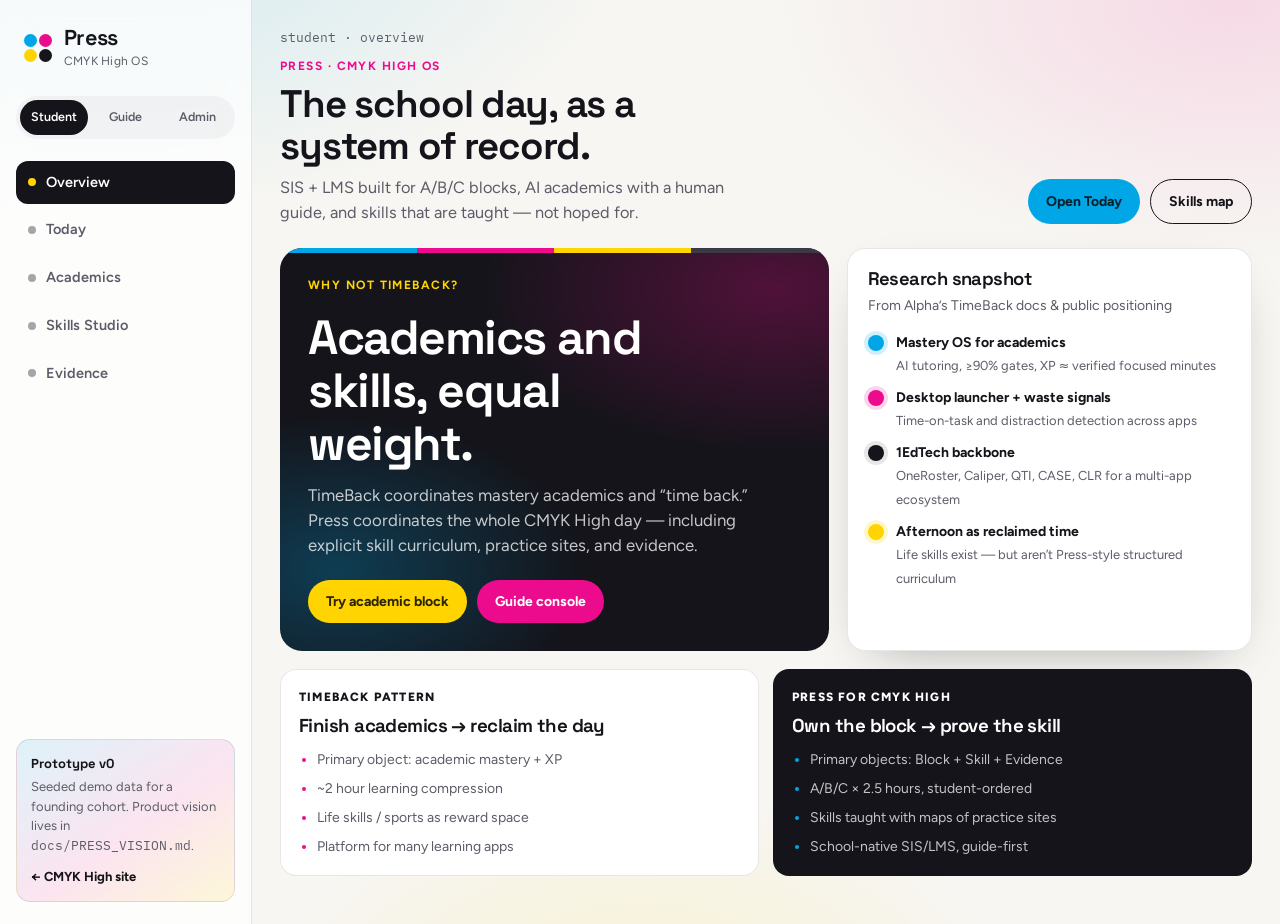
<file: press/index.html>
<!DOCTYPE html>
<html lang="en">
<head>
  <meta charset="UTF-8" />
  <meta name="viewport" content="width=device-width, initial-scale=1.0" />
  <title>Press — CMYK High SIS / LMS</title>
  <meta name="description" content="Press is CMYK High’s school operating system: A/B/C blocks, AI academics with a human guide, and explicit skills curriculum with evidence." />
  <link rel="icon" type="image/svg+xml" href="../favicon.svg" />
  <link rel="preconnect" href="https://fonts.googleapis.com" />
  <link rel="preconnect" href="https://fonts.gstatic.com" crossorigin />
  <link href="https://fonts.googleapis.com/css2?family=Figtree:wght@400;500;600;700&family=IBM+Plex+Mono:wght@400;600&family=Space+Grotesk:wght@500;600;700&display=swap" rel="stylesheet" />
  <link rel="stylesheet" href="styles.css" />
</head>
<body>
  <a class="sr-only" href="#viewRoot">Skip to content</a>
  <div class="app-shell">
    <aside class="sidebar">
      <div class="brand">
        <div class="mark" aria-hidden="true"><span class="c"></span><span class="m"></span><span class="y"></span><span class="k"></span></div>
        <div>
          <div class="brand-word">Press</div>
          <small>CMYK High OS</small>
        </div>
      </div>

      <div class="role-switch" role="group" aria-label="Preview role">
        <button type="button" data-role="student" class="active">Student</button>
        <button type="button" data-role="guide">Guide</button>
        <button type="button" data-role="admin">Admin</button>
      </div>

      <nav class="nav-list" id="navList" aria-label="Press modules"></nav>

      <div class="side-foot">
        <strong>Prototype v0</strong>
        Seeded demo data for a founding cohort. Product vision lives in <span class="mono">docs/PRESS_VISION.md</span>.
        <div class="mt-12"><a href="../index.html" style="font-weight:700;color:var(--ink)">← CMYK High site</a></div>
      </div>
    </aside>

    <main class="main">
      <div id="contextLine" class="mono muted" style="margin-bottom:10px"></div>
      <div id="viewRoot" class="view active"></div>
    </main>
  </div>

  <div id="toast" class="toast" role="status" aria-live="polite"></div>
  <script src="app.js"></script>
</body>
</html>
</file>
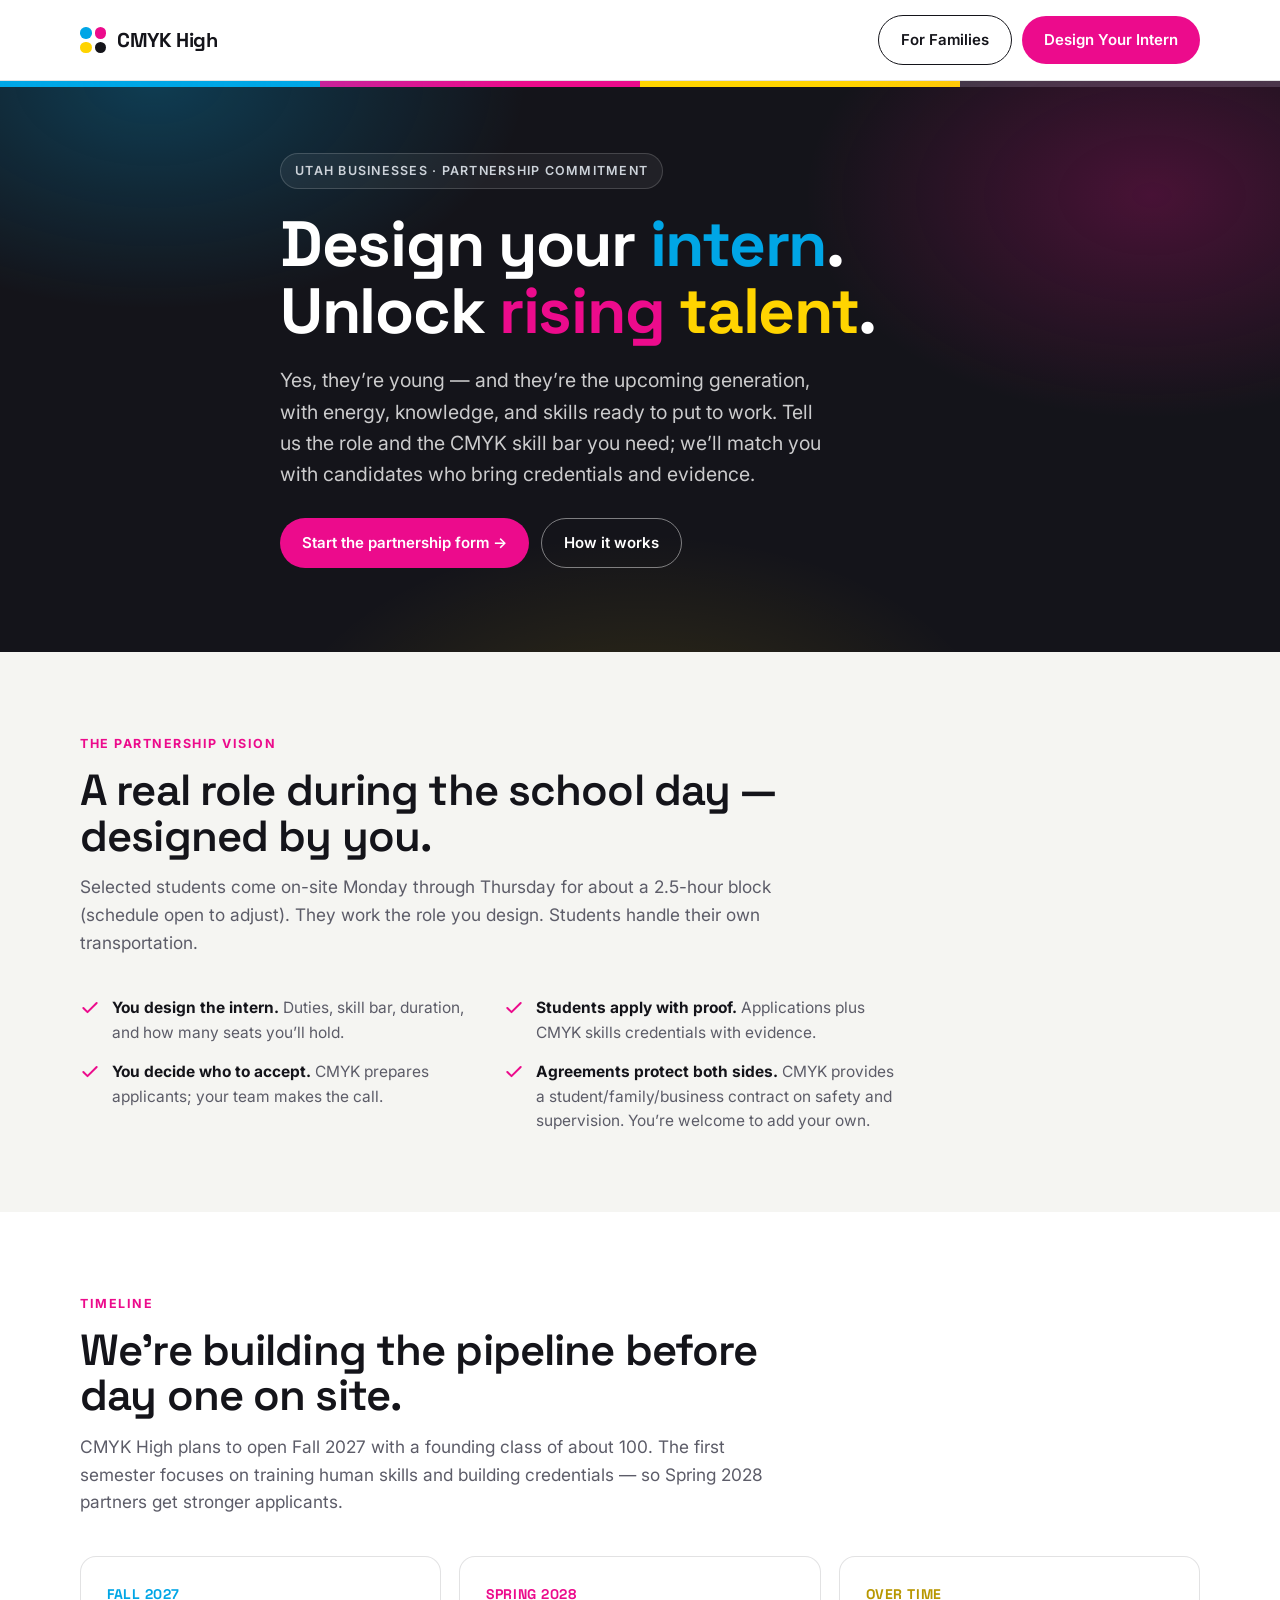
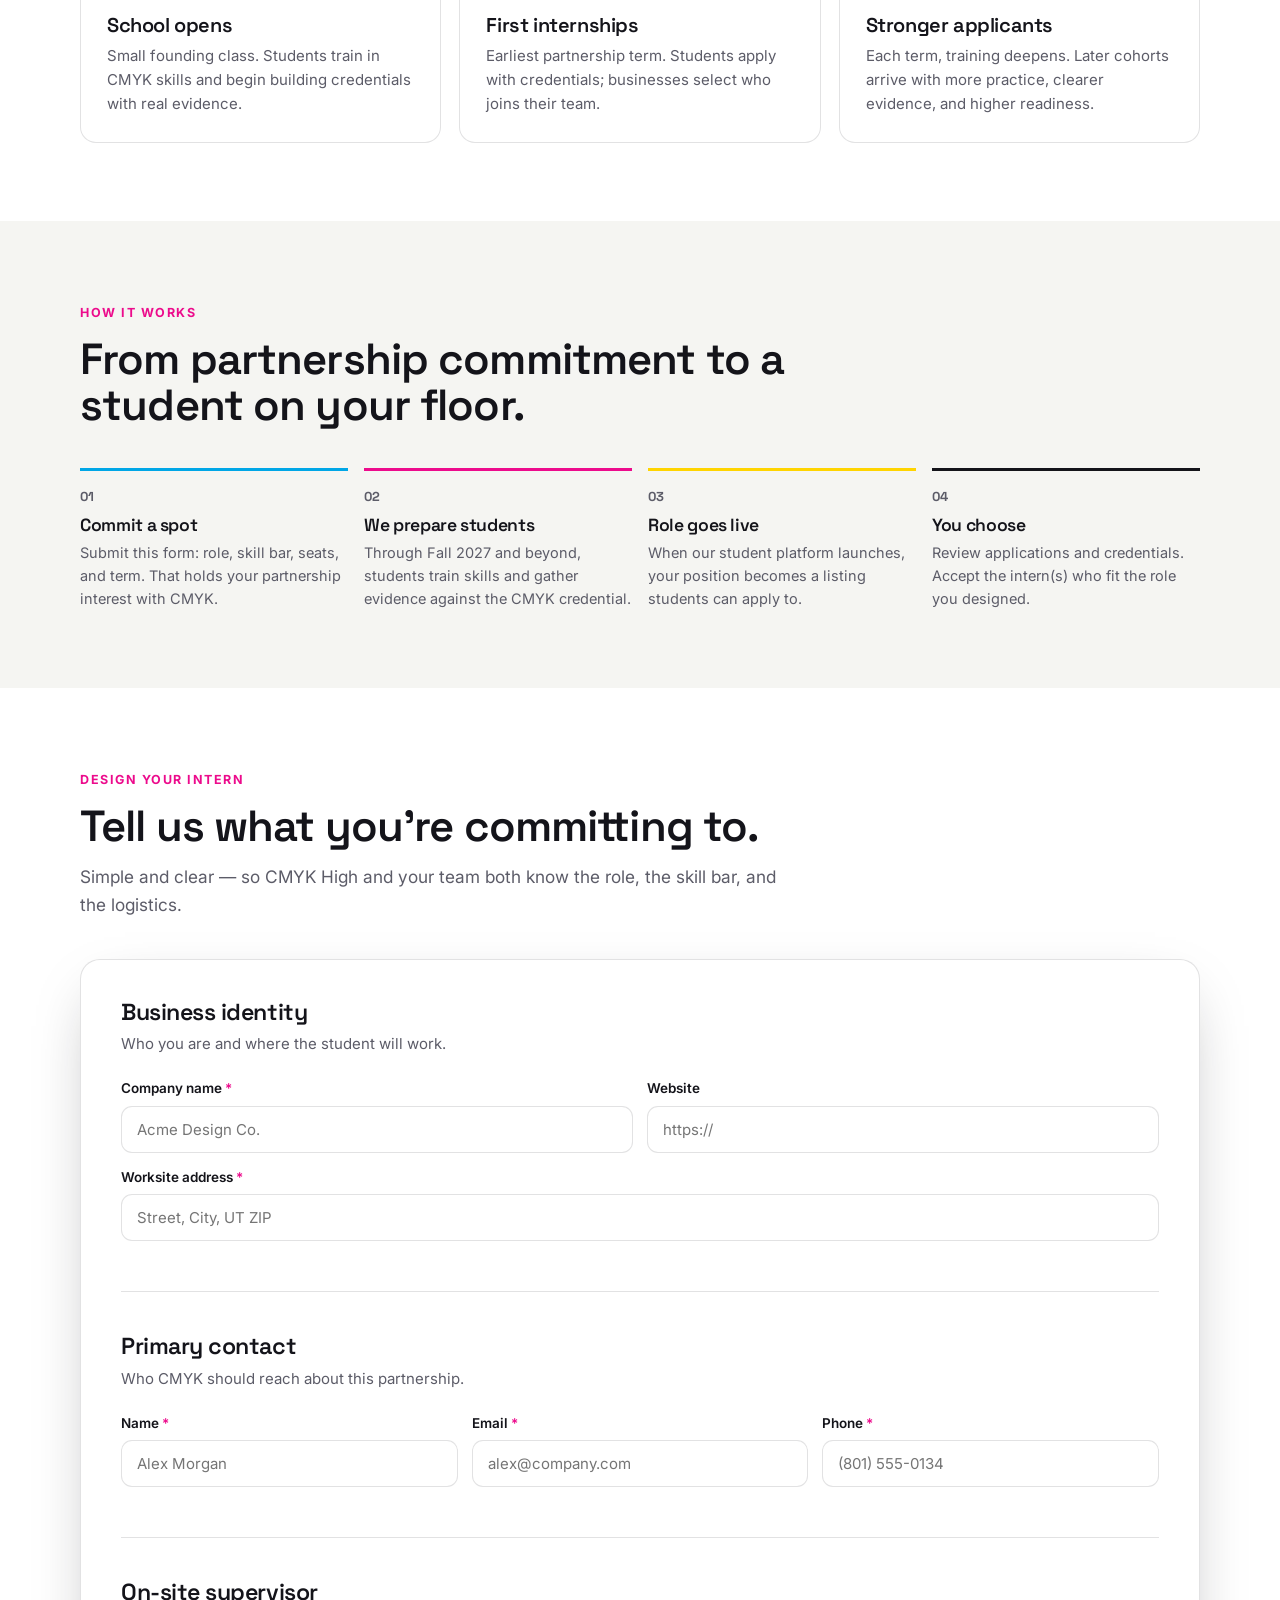
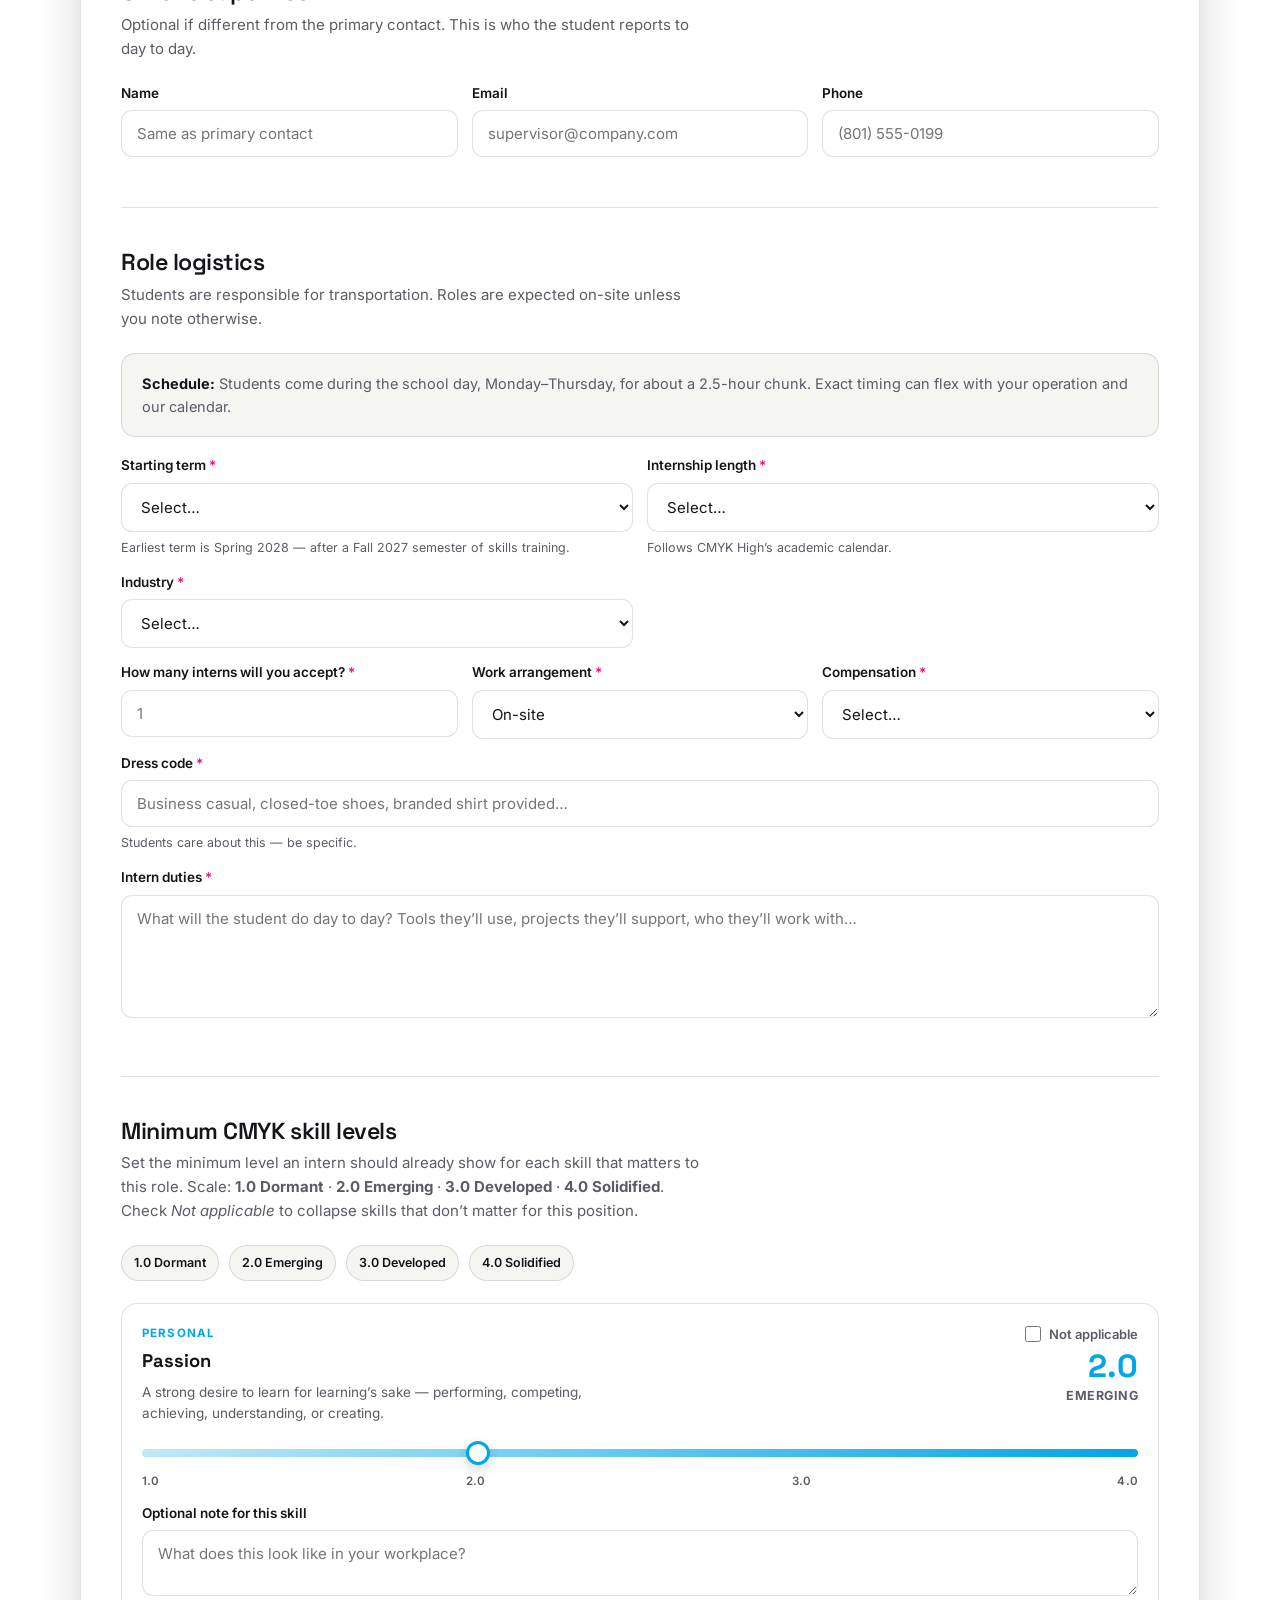
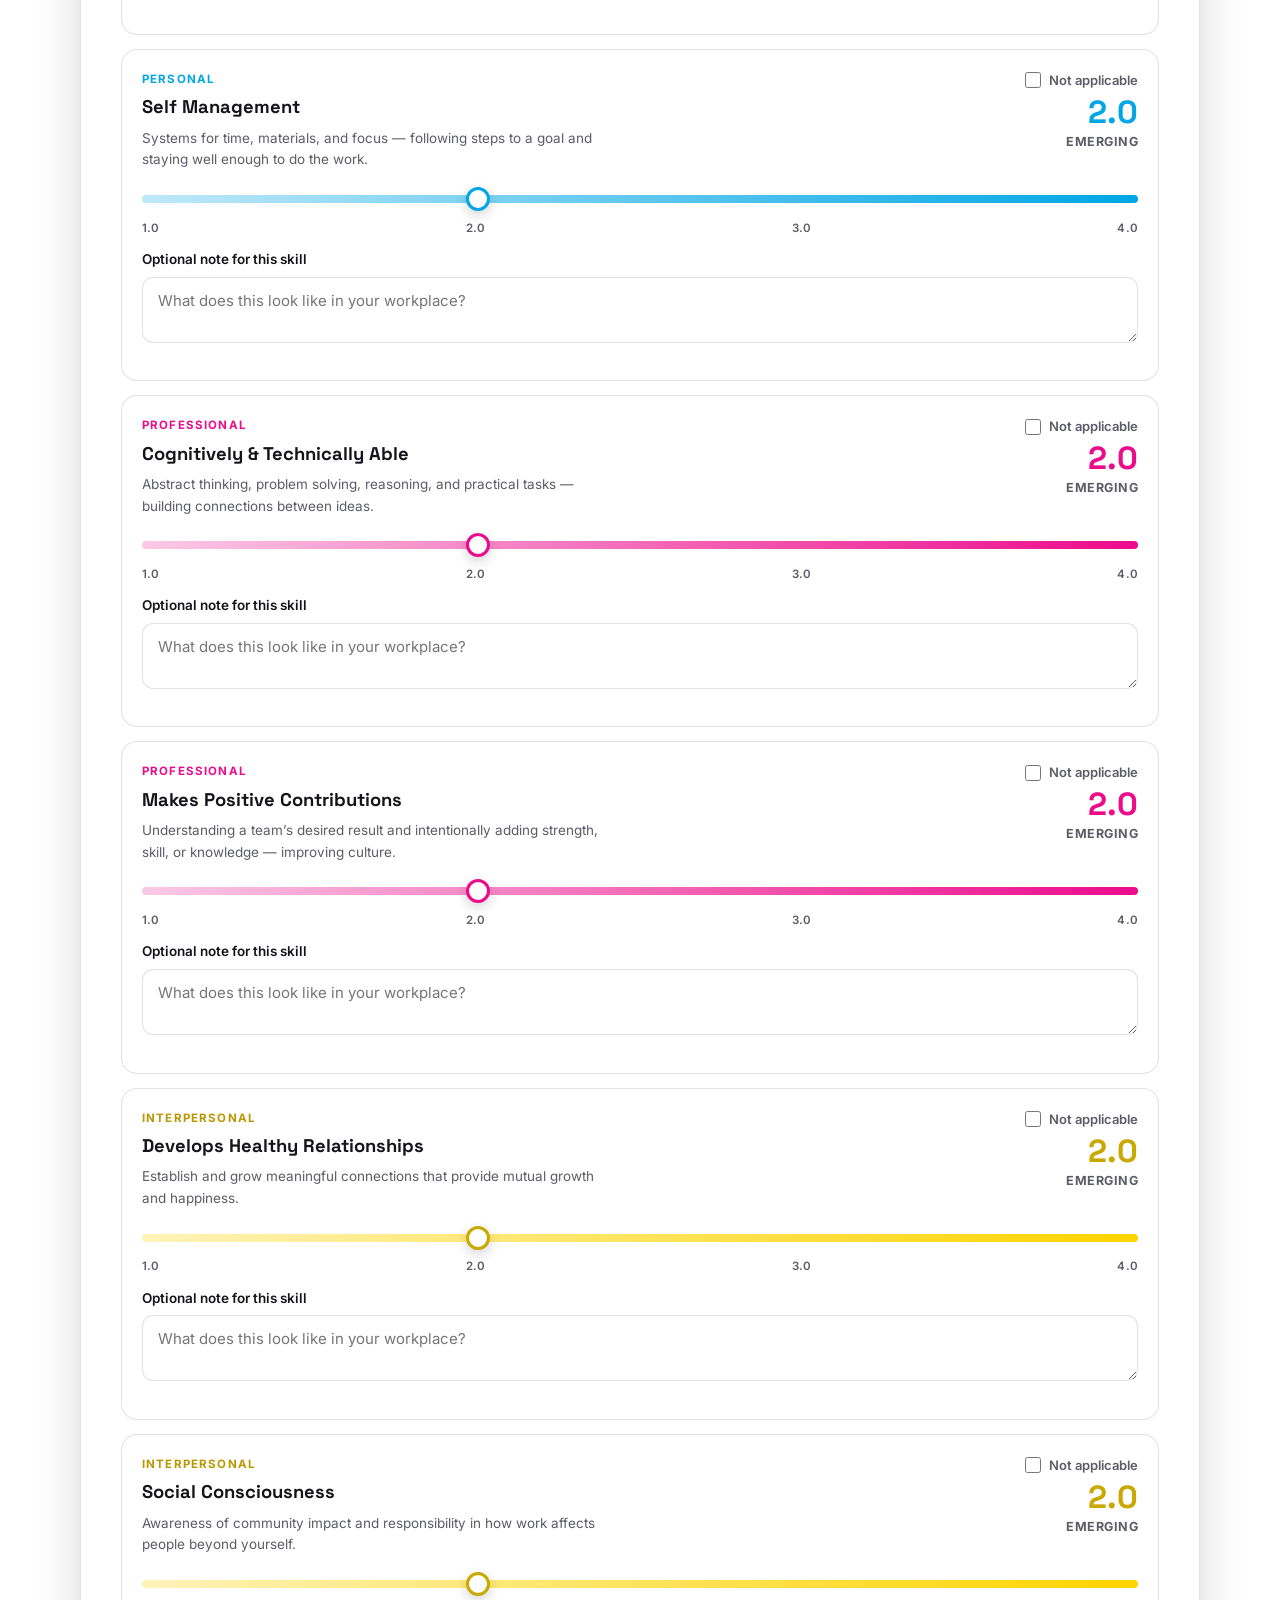
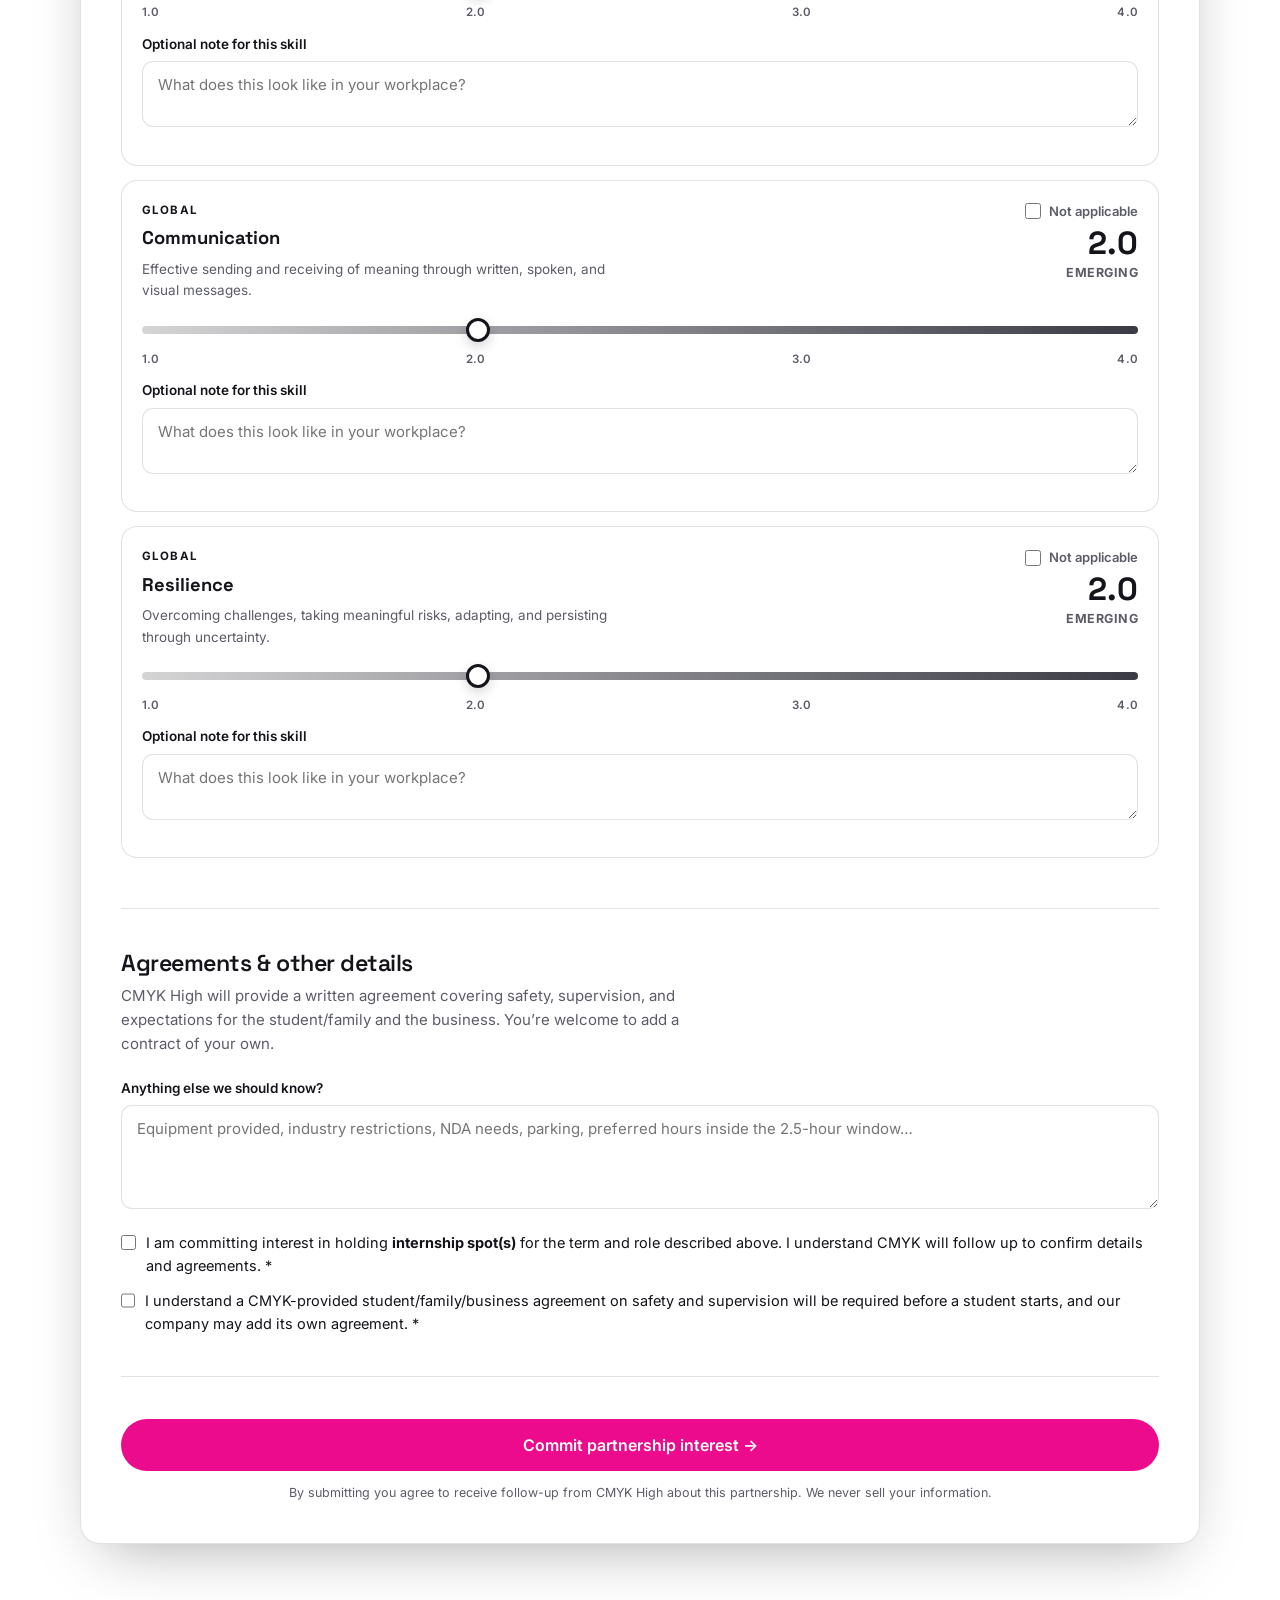
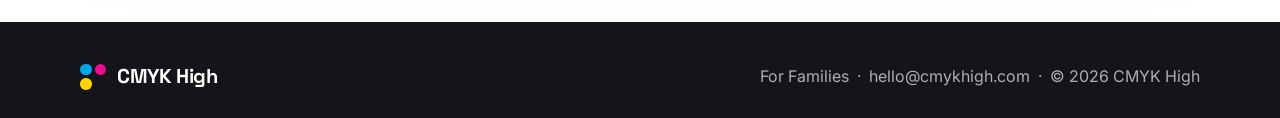
<file: business.html>
<!DOCTYPE html>
<html lang="en">
<head>
<meta charset="UTF-8" />
<meta name="viewport" content="width=device-width, initial-scale=1.0" />
<title>Partner With Us — Design Your Intern | CMYK High</title>
<link rel="icon" type="image/svg+xml" href="favicon.svg" />
<meta name="description" content="Utah businesses: design a high school intern role and unlock rising talent with CMYK human skills. Partnerships start Spring 2028." />
<link rel="preconnect" href="https://fonts.googleapis.com" />
<link rel="preconnect" href="https://fonts.gstatic.com" crossorigin />
<link href="https://fonts.googleapis.com/css2?family=Space+Grotesk:wght@400;500;600;700&family=Inter:wght@400;500;600;700&display=swap" rel="stylesheet" />
<style>
  :root {
    --cyan: #00A6E6;
    --magenta: #EC0B8C;
    --yellow: #FFD400;
    --key: #14141a;
    --ink: #14141a;
    --muted: #5c5c68;
    --paper: #ffffff;
    --paper-2: #f5f5f2;
    --line: rgba(20, 20, 26, 0.12);
    --shadow: 0 22px 60px -24px rgba(20, 20, 26, 0.4);
    --radius: 16px;
  }

  * { box-sizing: border-box; margin: 0; padding: 0; }
  html { scroll-behavior: smooth; }
  body {
    font-family: 'Inter', system-ui, -apple-system, sans-serif;
    color: var(--ink); background: var(--paper); line-height: 1.6;
    -webkit-font-smoothing: antialiased;
  }
  h1, h2, h3, .brand { font-family: 'Space Grotesk', system-ui, sans-serif; line-height: 1.05; font-weight: 600; letter-spacing: -0.02em; }
  a { color: inherit; text-decoration: none; }
  .wrap { width: min(1120px, 92vw); margin: 0 auto; }

  .mark { display: inline-grid; grid-template-columns: 1fr 1fr; gap: 3px; width: 26px; height: 26px; flex: none; }
  .mark span { border-radius: 50%; display: block; width: 100%; aspect-ratio: 1; }
  .mark .c { background: var(--cyan); }
  .mark .m { background: var(--magenta); }
  .mark .y { background: var(--yellow); }
  .mark .k { background: var(--key); }

  header.nav { position: sticky; top: 0; z-index: 50; background: rgba(255,255,255,.85); backdrop-filter: blur(12px); border-bottom: 1px solid var(--line); }
  .nav-inner { display: flex; align-items: center; justify-content: space-between; padding: 15px 0; gap: 16px; }
  .brand { display: flex; align-items: center; gap: 11px; font-size: 20px; font-weight: 700; }
  .nav-cta { display: flex; gap: 10px; align-items: center; flex-wrap: wrap; justify-content: flex-end; }
  .btn {
    display: inline-flex; align-items: center; justify-content: center; gap: 8px;
    background: var(--key); color: #fff; padding: 12px 22px; border-radius: 999px;
    font-weight: 600; font-size: 15px; border: none; cursor: pointer;
    transition: transform .15s ease, background .2s ease; font-family: 'Inter', sans-serif;
  }
  .btn:hover { transform: translateY(-1px); }
  .btn.magenta { background: var(--magenta); color: #fff; }
  .btn.ghost { background: transparent; color: var(--ink); border: 1.5px solid var(--ink); }
  .btn.ghost:hover { background: var(--ink); color: #fff; }
  .btn:disabled { opacity: .55; cursor: wait; transform: none; }

  .hero {
    position: relative; overflow: hidden; background: var(--key); color: #fff;
    padding: 72px 0 84px;
  }
  .hero .bars { position: absolute; top: 0; left: 0; right: 0; height: 6px; display: flex; }
  .hero .bars i { flex: 1; }
  .hero .bars .c { background: var(--cyan); } .hero .bars .m { background: var(--magenta); }
  .hero .bars .y { background: var(--yellow); } .hero .bars .k { background: #3a3a44; }
  .hero::after {
    content: ""; position: absolute; inset: 0; pointer-events: none;
    background:
      radial-gradient(620px 380px at 12% 0%, rgba(0,166,230,.28), transparent 60%),
      radial-gradient(560px 360px at 90% 20%, rgba(236,11,140,.24), transparent 62%),
      radial-gradient(640px 400px at 50% 120%, rgba(255,212,0,.14), transparent 58%);
  }
  .hero-inner { position: relative; z-index: 2; max-width: 720px; }
  .eyebrow {
    display: inline-flex; align-items: center; gap: 9px; font-size: 12.5px; font-weight: 600;
    letter-spacing: .1em; text-transform: uppercase; color: #cdd3da;
    background: rgba(255,255,255,.06); border: 1px solid rgba(255,255,255,.16);
    padding: 7px 14px; border-radius: 999px; margin-bottom: 22px;
  }
  .hero h1 { font-size: clamp(2.4rem, 5.5vw, 4rem); font-weight: 700; }
  .hero h1 .c { color: var(--cyan); } .hero h1 .m { color: var(--magenta); } .hero h1 .y { color: var(--yellow); }
  .hero p.lead { margin-top: 20px; font-size: clamp(1.05rem, 1.6vw, 1.22rem); color: rgba(255,255,255,.78); max-width: 46ch; }
  .hero-cta { margin-top: 28px; display: flex; gap: 12px; flex-wrap: wrap; }
  .hero-cta .btn.ghost { color: #fff; border-color: rgba(255,255,255,.45); }
  .hero-cta .btn.ghost:hover { background: #fff; color: var(--ink); }

  section { padding: 78px 0; }
  .band { background: var(--paper-2); }
  .sec-head { max-width: 720px; margin-bottom: 40px; }
  .sec-head .tag { font-size: 12.5px; font-weight: 700; letter-spacing: .12em; text-transform: uppercase; color: var(--magenta); }
  .sec-head h2 { font-size: clamp(1.9rem, 3.4vw, 2.8rem); margin-top: 12px; }
  .sec-head p { font-size: 1.08rem; color: var(--muted); margin-top: 14px; }

  .timeline {
    display: grid; grid-template-columns: repeat(3, 1fr); gap: 18px;
  }
  @media (max-width: 820px) { .timeline { grid-template-columns: 1fr; } }
  .timeline article {
    background: #fff; border: 1px solid var(--line); border-radius: var(--radius); padding: 26px;
    transition: transform .2s ease, box-shadow .2s ease;
  }
  .timeline article:hover { transform: translateY(-2px); box-shadow: var(--shadow); }
  .timeline .when {
    font-family: 'Space Grotesk', sans-serif; font-weight: 700; font-size: 14px;
    letter-spacing: .04em; text-transform: uppercase; margin-bottom: 10px;
  }
  .timeline .when.c { color: var(--cyan); }
  .timeline .when.m { color: var(--magenta); }
  .timeline .when.y { color: #b89700; }
  .timeline h3 { font-size: 1.25rem; margin-bottom: 8px; }
  .timeline p { color: var(--muted); font-size: 15px; }

  .flow {
    display: grid; grid-template-columns: repeat(4, 1fr); gap: 16px;
  }
  @media (max-width: 900px) { .flow { grid-template-columns: 1fr 1fr; } }
  @media (max-width: 520px) { .flow { grid-template-columns: 1fr; } }
  .flow .step {
    border-top: 3px solid var(--key); padding-top: 16px;
  }
  .flow .step:nth-child(1) { border-color: var(--cyan); }
  .flow .step:nth-child(2) { border-color: var(--magenta); }
  .flow .step:nth-child(3) { border-color: var(--yellow); }
  .flow .n { font-family: 'Space Grotesk', sans-serif; font-weight: 700; font-size: 13px; color: var(--muted); margin-bottom: 8px; }
  .flow h3 { font-size: 1.1rem; margin-bottom: 6px; }
  .flow p { font-size: 14.5px; color: var(--muted); }

  .facts {
    display: grid; grid-template-columns: repeat(2, 1fr); gap: 14px 28px;
    max-width: 820px;
  }
  @media (max-width: 640px) { .facts { grid-template-columns: 1fr; } }
  .facts li {
    list-style: none; display: flex; gap: 12px; align-items: flex-start;
    font-size: 15.5px; color: var(--muted);
  }
  .facts b { color: var(--ink); }
  .facts svg { flex: none; width: 20px; height: 20px; margin-top: 2px; color: var(--magenta); }

  .form-shell {
    background: #fff; border: 1px solid var(--line); border-radius: 20px;
    padding: clamp(24px, 4vw, 40px); box-shadow: var(--shadow);
  }
  .form-block { margin-bottom: 42px; padding-bottom: 36px; border-bottom: 1px solid var(--line); }
  .form-block:last-of-type { border-bottom: none; margin-bottom: 24px; padding-bottom: 0; }
  .form-block h3 { font-size: 1.45rem; margin-bottom: 8px; }
  .form-block > .hint { color: var(--muted); font-size: 15px; margin-bottom: 22px; max-width: 65ch; }

  .row2 { display: grid; grid-template-columns: 1fr 1fr; gap: 14px; }
  .row3 { display: grid; grid-template-columns: 1fr 1fr 1fr; gap: 14px; }
  @media (max-width: 720px) { .row2, .row3 { grid-template-columns: 1fr; } }

  .field { margin-bottom: 14px; }
  .field label { display: block; font-size: 13.5px; font-weight: 600; margin-bottom: 6px; }
  .field .req { color: var(--magenta); }
  .field input, .field select, .field textarea {
    width: 100%; padding: 13px 15px; border: 1.5px solid var(--line); border-radius: 11px;
    font-family: inherit; font-size: 15px; color: var(--ink); background: #fff;
    transition: border-color .2s, box-shadow .2s;
  }
  .field input:focus, .field select:focus, .field textarea:focus {
    outline: none; border-color: var(--magenta); box-shadow: 0 0 0 3px rgba(236,11,140,.14);
  }
  .field .note { margin-top: 6px; font-size: 12.5px; color: var(--muted); }
  .check-row {
    display: flex; gap: 10px; align-items: flex-start; margin: 12px 0 4px;
    font-size: 14.5px; color: var(--ink);
  }
  .check-row input { margin-top: 3px; width: 17px; height: 17px; accent-color: var(--magenta); }

  .scale-legend {
    display: flex; flex-wrap: wrap; gap: 10px; margin-bottom: 22px;
  }
  .scale-legend span {
    font-size: 12.5px; font-weight: 600; padding: 7px 12px; border-radius: 999px;
    border: 1px solid var(--line); background: var(--paper-2);
  }

  .skill {
    border: 1px solid var(--line); border-radius: 16px; padding: 20px 20px 16px;
    margin-bottom: 14px; background: #fff;
    transition: padding .25s ease, margin .25s ease, background .25s ease, border-color .25s ease, opacity .25s ease;
  }
  .skill.na {
    padding: 12px 16px;
    margin-bottom: 10px;
    background: var(--paper-2);
    opacity: .85;
  }
  .skill.na .skill-meta p,
  .skill.na .skill-value,
  .skill.na .slider-wrap,
  .skill.na .skill-note {
    display: none;
  }
  .skill.na .skill-top {
    align-items: center;
    margin-bottom: 0;
  }
  .skill.na .skill-meta h4 {
    font-size: 1rem;
  }
  .skill-top { display: flex; justify-content: space-between; gap: 16px; align-items: flex-start; margin-bottom: 8px; }
  .skill-meta .family {
    font-size: 11.5px; font-weight: 700; letter-spacing: .1em; text-transform: uppercase; margin-bottom: 4px;
  }
  .skill-meta .family.c { color: var(--cyan); }
  .skill-meta .family.m { color: var(--magenta); }
  .skill-meta .family.y { color: #b89700; }
  .skill-meta .family.k { color: var(--key); }
  .skill-meta h4 { font-size: 1.15rem; font-family: 'Space Grotesk', sans-serif; }
  .skill-meta p { margin-top: 6px; font-size: 13.5px; color: var(--muted); max-width: 52ch; }
  .skill-value {
    text-align: right; min-width: 96px;
  }
  .skill-value .num {
    font-family: 'Space Grotesk', sans-serif; font-size: 2rem; font-weight: 700; line-height: 1;
    transition: color .2s;
  }
  .skill.c .skill-value .num { color: var(--cyan); }
  .skill.m .skill-value .num { color: var(--magenta); }
  .skill.y .skill-value .num { color: #c9a800; }
  .skill.k .skill-value .num { color: var(--key); }
  .skill-value .label {
    margin-top: 4px; font-size: 12.5px; font-weight: 700; letter-spacing: .04em; text-transform: uppercase; color: var(--muted);
  }
  .na-toggle {
    display: inline-flex; align-items: center; gap: 8px; font-size: 13px; font-weight: 600; color: var(--muted);
    cursor: pointer; user-select: none; white-space: nowrap;
  }
  .na-toggle input { width: 16px; height: 16px; accent-color: var(--key); }

  .slider-wrap { margin-top: 14px; }
  .slider-wrap input[type="range"] {
    -webkit-appearance: none; appearance: none; width: 100%; height: 8px; border-radius: 999px;
    background: linear-gradient(90deg, #d7d7dc, #d7d7dc);
    outline: none; cursor: pointer;
  }
  .skill.c .slider-wrap input[type="range"] {
    background: linear-gradient(90deg, rgba(0,166,230,.25), var(--cyan));
  }
  .skill.m .slider-wrap input[type="range"] {
    background: linear-gradient(90deg, rgba(236,11,140,.22), var(--magenta));
  }
  .skill.y .slider-wrap input[type="range"] {
    background: linear-gradient(90deg, rgba(255,212,0,.28), var(--yellow));
  }
  .skill.k .slider-wrap input[type="range"] {
    background: linear-gradient(90deg, rgba(20,20,26,.18), #3a3a44);
  }
  .slider-wrap input[type="range"]::-webkit-slider-thumb {
    -webkit-appearance: none; appearance: none; width: 24px; height: 24px; border-radius: 50%;
    background: #fff; border: 3px solid var(--ink); box-shadow: 0 4px 12px rgba(20,20,26,.18);
    transition: transform .15s ease;
  }
  .slider-wrap input[type="range"]::-moz-range-thumb {
    width: 24px; height: 24px; border-radius: 50%;
    background: #fff; border: 3px solid var(--ink); box-shadow: 0 4px 12px rgba(20,20,26,.18);
  }
  .skill.c .slider-wrap input[type="range"]::-webkit-slider-thumb { border-color: var(--cyan); }
  .skill.m .slider-wrap input[type="range"]::-webkit-slider-thumb { border-color: var(--magenta); }
  .skill.y .slider-wrap input[type="range"]::-webkit-slider-thumb { border-color: #c9a800; }
  .skill.k .slider-wrap input[type="range"]::-webkit-slider-thumb { border-color: var(--key); }
  .slider-wrap input[type="range"]:hover::-webkit-slider-thumb { transform: scale(1.08); }
  .ticks {
    display: flex; justify-content: space-between; margin-top: 8px;
    font-size: 11.5px; font-weight: 600; color: var(--muted); letter-spacing: .02em;
  }
  .skill-note { margin-top: 12px; }
  .skill-note textarea { min-height: 64px; resize: vertical; }

  .notice {
    background: var(--paper-2); border: 1px solid var(--line); border-radius: 14px;
    padding: 18px 20px; font-size: 14.5px; color: var(--muted); margin-bottom: 18px;
  }
  .notice strong { color: var(--ink); }

  .form-actions { display: flex; flex-direction: column; gap: 12px; align-items: stretch; }
  .form-actions .btn { width: 100%; padding: 16px; font-size: 16px; }
  .form-note { font-size: 12.5px; color: var(--muted); text-align: center; }

  .form-success { display: none; text-align: center; padding: 36px 12px; }
  .form-success .badge {
    width: 64px; height: 64px; border-radius: 50%; background: rgba(236,11,140,.12);
    color: var(--magenta); display: grid; place-items: center; margin: 0 auto 16px;
  }
  .form-success .badge svg { width: 30px; height: 30px; }
  .form-success h3 { font-size: 1.7rem; }
  .form-success p { color: var(--muted); margin-top: 10px; max-width: 46ch; margin-left: auto; margin-right: auto; }

  footer { background: var(--key); color: rgba(255,255,255,.66); padding: 42px 0 28px; }
  .foot-inner { display: flex; justify-content: space-between; gap: 20px; flex-wrap: wrap; align-items: center; }
  footer .brand { color: #fff; }
  footer a:hover { color: var(--cyan); }
</style>
</head>
<body>

<header class="nav">
  <div class="wrap nav-inner">
    <a href="index.html" class="brand">
      <span class="mark"><span class="c"></span><span class="m"></span><span class="y"></span><span class="k"></span></span>
      <span class="name">CMYK High</span>
    </a>
    <div class="nav-cta">
      <a href="index.html" class="btn ghost">For Families</a>
      <a href="#design" class="btn magenta">Design Your Intern</a>
    </div>
  </div>
</header>

<section class="hero">
  <div class="bars"><i class="c"></i><i class="m"></i><i class="y"></i><i class="k"></i></div>
  <div class="wrap hero-inner">
    <span class="eyebrow">Utah businesses · Partnership commitment</span>
    <h1>Design your <span class="c">intern</span>. Unlock <span class="m">rising</span> <span class="y">talent</span>.</h1>
    <p class="lead">Yes, they’re young — and they’re the upcoming generation, with energy, knowledge, and skills ready to put to work. Tell us the role and the CMYK skill bar you need; we’ll match you with candidates who bring credentials and evidence.</p>
    <div class="hero-cta">
      <a href="#design" class="btn magenta">Start the partnership form →</a>
      <a href="#how-it-works" class="btn ghost">How it works</a>
    </div>
  </div>
</section>

<section class="band" id="vision">
  <div class="wrap">
    <div class="sec-head">
      <span class="tag">The partnership vision</span>
      <h2>A real role during the school day — designed by you.</h2>
      <p>Selected students come on-site Monday through Thursday for about a 2.5-hour block (schedule open to adjust). They work the role you design. Students handle their own transportation.</p>
    </div>
    <ul class="facts">
      <li>
        <svg viewBox="0 0 24 24" fill="none"><path d="M20 6L9 17l-5-5" stroke="currentColor" stroke-width="2.4" stroke-linecap="round" stroke-linejoin="round"/></svg>
        <span><b>You design the intern.</b> Duties, skill bar, duration, and how many seats you’ll hold.</span>
      </li>
      <li>
        <svg viewBox="0 0 24 24" fill="none"><path d="M20 6L9 17l-5-5" stroke="currentColor" stroke-width="2.4" stroke-linecap="round" stroke-linejoin="round"/></svg>
        <span><b>Students apply with proof.</b> Applications plus CMYK skills credentials with evidence.</span>
      </li>
      <li>
        <svg viewBox="0 0 24 24" fill="none"><path d="M20 6L9 17l-5-5" stroke="currentColor" stroke-width="2.4" stroke-linecap="round" stroke-linejoin="round"/></svg>
        <span><b>You decide who to accept.</b> CMYK prepares applicants; your team makes the call.</span>
      </li>
      <li>
        <svg viewBox="0 0 24 24" fill="none"><path d="M20 6L9 17l-5-5" stroke="currentColor" stroke-width="2.4" stroke-linecap="round" stroke-linejoin="round"/></svg>
        <span><b>Agreements protect both sides.</b> CMYK provides a student/family/business contract on safety and supervision. You’re welcome to add your own.</span>
      </li>
    </ul>
  </div>
</section>

<section id="timeline">
  <div class="wrap">
    <div class="sec-head">
      <span class="tag">Timeline</span>
      <h2>We’re building the pipeline before day one on site.</h2>
      <p>CMYK High plans to open Fall 2027 with a founding class of about 100. The first semester focuses on training human skills and building credentials — so Spring 2028 partners get stronger applicants.</p>
    </div>
    <div class="timeline">
      <article>
        <div class="when c">Fall 2027</div>
        <h3>School opens</h3>
        <p>Small founding class. Students train in CMYK skills and begin building credentials with real evidence.</p>
      </article>
      <article>
        <div class="when m">Spring 2028</div>
        <h3>First internships</h3>
        <p>Earliest partnership term. Students apply with credentials; businesses select who joins their team.</p>
      </article>
      <article>
        <div class="when y">Over time</div>
        <h3>Stronger applicants</h3>
        <p>Each term, training deepens. Later cohorts arrive with more practice, clearer evidence, and higher readiness.</p>
      </article>
    </div>
  </div>
</section>

<section class="band" id="how-it-works">
  <div class="wrap">
    <div class="sec-head">
      <span class="tag">How it works</span>
      <h2>From partnership commitment to a student on your floor.</h2>
    </div>
    <div class="flow">
      <div class="step">
        <div class="n">01</div>
        <h3>Commit a spot</h3>
        <p>Submit this form: role, skill bar, seats, and term. That holds your partnership interest with CMYK.</p>
      </div>
      <div class="step">
        <div class="n">02</div>
        <h3>We prepare students</h3>
        <p>Through Fall 2027 and beyond, students train skills and gather evidence against the CMYK credential.</p>
      </div>
      <div class="step">
        <div class="n">03</div>
        <h3>Role goes live</h3>
        <p>When our student platform launches, your position becomes a listing students can apply to.</p>
      </div>
      <div class="step">
        <div class="n">04</div>
        <h3>You choose</h3>
        <p>Review applications and credentials. Accept the intern(s) who fit the role you designed.</p>
      </div>
    </div>
  </div>
</section>

<section id="design">
  <div class="wrap">
    <div class="sec-head">
      <span class="tag">Design your intern</span>
      <h2>Tell us what you’re committing to.</h2>
      <p>Simple and clear — so CMYK High and your team both know the role, the skill bar, and the logistics.</p>
    </div>

    <div class="form-shell">
      <form id="partnerForm" novalidate>
        <div class="form-block">
          <h3>Business identity</h3>
          <p class="hint">Who you are and where the student will work.</p>
          <div class="row2">
            <div class="field">
              <label for="companyName">Company name <span class="req">*</span></label>
              <input id="companyName" name="companyName" required placeholder="Acme Design Co." />
            </div>
            <div class="field">
              <label for="website">Website</label>
              <input id="website" name="website" type="url" placeholder="https://" />
            </div>
          </div>
          <div class="field">
            <label for="worksite">Worksite address <span class="req">*</span></label>
            <input id="worksite" name="worksite" required placeholder="Street, City, UT ZIP" />
          </div>
        </div>

        <div class="form-block">
          <h3>Primary contact</h3>
          <p class="hint">Who CMYK should reach about this partnership.</p>
          <div class="row3">
            <div class="field">
              <label for="contactName">Name <span class="req">*</span></label>
              <input id="contactName" name="contactName" required placeholder="Alex Morgan" />
            </div>
            <div class="field">
              <label for="contactEmail">Email <span class="req">*</span></label>
              <input id="contactEmail" name="contactEmail" type="email" required placeholder="alex@company.com" />
            </div>
            <div class="field">
              <label for="contactPhone">Phone <span class="req">*</span></label>
              <input id="contactPhone" name="contactPhone" type="tel" required placeholder="(801) 555-0134" />
            </div>
          </div>
        </div>

        <div class="form-block">
          <h3>On-site supervisor</h3>
          <p class="hint">Optional if different from the primary contact. This is who the student reports to day to day.</p>
          <div class="row3">
            <div class="field">
              <label for="supervisorName">Name</label>
              <input id="supervisorName" name="supervisorName" placeholder="Same as primary contact" />
            </div>
            <div class="field">
              <label for="supervisorEmail">Email</label>
              <input id="supervisorEmail" name="supervisorEmail" type="email" placeholder="supervisor@company.com" />
            </div>
            <div class="field">
              <label for="supervisorPhone">Phone</label>
              <input id="supervisorPhone" name="supervisorPhone" type="tel" placeholder="(801) 555-0199" />
            </div>
          </div>
        </div>

        <div class="form-block">
          <h3>Role logistics</h3>
          <p class="hint">Students are responsible for transportation. Roles are expected on-site unless you note otherwise.</p>
          <div class="notice">
            <strong>Schedule:</strong> Students come during the school day, Monday–Thursday, for about a 2.5-hour chunk. Exact timing can flex with your operation and our calendar.
          </div>
          <div class="row2">
            <div class="field">
              <label for="startTerm">Starting term <span class="req">*</span></label>
              <select id="startTerm" name="startTerm" required>
                <option value="" disabled selected>Select…</option>
                <option>Spring 2028</option>
                <option>Fall 2028</option>
                <option>Spring 2029</option>
                <option>Fall 2029</option>
                <option>Spring 2030</option>
                <option>Fall 2030</option>
                <option>Spring 2031</option>
                <option>Fall 2031</option>
              </select>
              <p class="note">Earliest term is Spring 2028 — after a Fall 2027 semester of skills training.</p>
            </div>
            <div class="field">
              <label for="duration">Internship length <span class="req">*</span></label>
              <select id="duration" name="duration" required>
                <option value="" disabled selected>Select…</option>
                <option value="Quarter (9 weeks)">Quarter (9 weeks)</option>
                <option value="Semester (18 weeks)">Semester (18 weeks)</option>
              </select>
              <p class="note">Follows CMYK High’s academic calendar.</p>
            </div>
          </div>
          <div class="row2">
            <div class="field">
              <label for="industry">Industry <span class="req">*</span></label>
              <select id="industry" name="industry" required>
                <option value="" disabled selected>Select…</option>
                <option>Technology / Software</option>
                <option>Design / Creative / Media</option>
                <option>Marketing / Advertising</option>
                <option>Engineering</option>
                <option>Construction / Skilled Trades</option>
                <option>Manufacturing</option>
                <option>Healthcare</option>
                <option>Finance / Professional Services</option>
                <option>Education / Nonprofit</option>
                <option>Retail / Hospitality</option>
                <option>Government / Public Sector</option>
                <option>Agriculture / Outdoor / Recreation</option>
                <option value="Other">Other</option>
              </select>
            </div>
            <div class="field" id="industryOtherField" hidden>
              <label for="industryOther">Describe your industry <span class="req">*</span></label>
              <input id="industryOther" name="industryOther" placeholder="Type your industry" />
            </div>
          </div>
          <div class="row3">
            <div class="field">
              <label for="internCount">How many interns will you accept? <span class="req">*</span></label>
              <input id="internCount" name="internCount" type="number" min="1" max="50" step="1" required placeholder="1" />
            </div>
            <div class="field">
              <label for="locationType">Work arrangement <span class="req">*</span></label>
              <select id="locationType" name="locationType" required>
                <option value="On-site" selected>On-site</option>
                <option value="Mostly on-site / hybrid">Mostly on-site / hybrid</option>
                <option value="Remote (exception)">Remote (exception)</option>
              </select>
            </div>
            <div class="field">
              <label for="compensation">Compensation <span class="req">*</span></label>
              <select id="compensation" name="compensation" required>
                <option value="" disabled selected>Select…</option>
                <option>Paid</option>
                <option>Unpaid</option>
                <option>Stipend</option>
                <option>To be discussed</option>
              </select>
            </div>
          </div>
          <div class="field">
            <label for="dressCode">Dress code <span class="req">*</span></label>
            <input id="dressCode" name="dressCode" required placeholder="Business casual, closed-toe shoes, branded shirt provided…" />
            <p class="note">Students care about this — be specific.</p>
          </div>
          <div class="field">
            <label for="duties">Intern duties <span class="req">*</span></label>
            <textarea id="duties" name="duties" rows="5" required placeholder="What will the student do day to day? Tools they’ll use, projects they’ll support, who they’ll work with…"></textarea>
          </div>
        </div>

        <div class="form-block">
          <h3>Minimum CMYK skill levels</h3>
          <p class="hint">Set the minimum level an intern should already show for each skill that matters to this role. Scale: <strong>1.0 Dormant</strong> · <strong>2.0 Emerging</strong> · <strong>3.0 Developed</strong> · <strong>4.0 Solidified</strong>. Check <em>Not applicable</em> to collapse skills that don’t matter for this position.</p>
          <div class="scale-legend">
            <span>1.0 Dormant</span>
            <span>2.0 Emerging</span>
            <span>3.0 Developed</span>
            <span>4.0 Solidified</span>
          </div>
          <div id="skillsRoot"></div>
        </div>

        <div class="form-block">
          <h3>Agreements &amp; other details</h3>
          <p class="hint">CMYK High will provide a written agreement covering safety, supervision, and expectations for the student/family and the business. You’re welcome to add a contract of your own.</p>
          <div class="field">
            <label for="otherInfo">Anything else we should know?</label>
            <textarea id="otherInfo" name="otherInfo" rows="4" placeholder="Equipment provided, industry restrictions, NDA needs, parking, preferred hours inside the 2.5-hour window…"></textarea>
          </div>
          <label class="check-row">
            <input type="checkbox" id="commitSpot" name="commitSpot" required />
            <span>I am committing interest in holding <strong>internship spot(s)</strong> for the term and role described above. I understand CMYK will follow up to confirm details and agreements. <span class="req">*</span></span>
          </label>
          <label class="check-row">
            <input type="checkbox" id="agreeContract" name="agreeContract" required />
            <span>I understand a CMYK-provided student/family/business agreement on safety and supervision will be required before a student starts, and our company may add its own agreement. <span class="req">*</span></span>
          </label>
        </div>

        <div class="form-actions">
          <button type="submit" class="btn magenta" id="submitBtn">Commit partnership interest →</button>
          <p class="form-note">By submitting you agree to receive follow-up from CMYK High about this partnership. We never sell your information.</p>
        </div>
      </form>

      <div class="form-success" id="formSuccess">
        <div class="badge">
          <svg viewBox="0 0 24 24" fill="none"><path d="M20 6L9 17l-5-5" stroke="currentColor" stroke-width="2.6" stroke-linecap="round" stroke-linejoin="round"/></svg>
        </div>
        <h3>Partnership interest received.</h3>
        <p>Thanks — we’ve logged your role design and spot commitment. CMYK High will follow up to confirm details, agreements, and next steps toward a Spring 2028+ placement.</p>
        <p style="margin-top:18px;"><a href="index.html" class="btn ghost">Back to CMYK High</a></p>
      </div>
    </div>
  </div>
</section>

<footer>
  <div class="wrap foot-inner">
    <a href="index.html" class="brand">
      <span class="mark"><span class="c"></span><span class="m"></span><span class="y"></span><span class="k"></span></span>
      <span class="name">CMYK High</span>
    </a>
    <div>
      <a href="index.html">For Families</a>
      &nbsp;·&nbsp;
      <a href="mailto:hello@cmykhigh.com">hello@cmykhigh.com</a>
      &nbsp;·&nbsp;
      <span>© 2026 CMYK High</span>
    </div>
  </div>
</footer>

<script>
(function () {
  var LEVELS = {
    1: 'Dormant',
    2: 'Emerging',
    3: 'Developed',
    4: 'Solidified'
  };

  var SKILLS = [
    {
      id: 'passion',
      family: 'Personal',
      color: 'c',
      name: 'Passion',
      definition: 'A strong desire to learn for learning’s sake — performing, competing, achieving, understanding, or creating.'
    },
    {
      id: 'selfManagement',
      family: 'Personal',
      color: 'c',
      name: 'Self Management',
      definition: 'Systems for time, materials, and focus — following steps to a goal and staying well enough to do the work.'
    },
    {
      id: 'cognitivelyTechnicallyAble',
      family: 'Professional',
      color: 'm',
      name: 'Cognitively & Technically Able',
      definition: 'Abstract thinking, problem solving, reasoning, and practical tasks — building connections between ideas.'
    },
    {
      id: 'makesPositiveContributions',
      family: 'Professional',
      color: 'm',
      name: 'Makes Positive Contributions',
      definition: 'Understanding a team’s desired result and intentionally adding strength, skill, or knowledge — improving culture.'
    },
    {
      id: 'developsHealthyRelationships',
      family: 'Interpersonal',
      color: 'y',
      name: 'Develops Healthy Relationships',
      definition: 'Establish and grow meaningful connections that provide mutual growth and happiness.'
    },
    {
      id: 'socialConsciousness',
      family: 'Interpersonal',
      color: 'y',
      name: 'Social Consciousness',
      definition: 'Awareness of community impact and responsibility in how work affects people beyond yourself.'
    },
    {
      id: 'communication',
      family: 'Global',
      color: 'k',
      name: 'Communication',
      definition: 'Effective sending and receiving of meaning through written, spoken, and visual messages.'
    },
    {
      id: 'resilience',
      family: 'Global',
      color: 'k',
      name: 'Resilience',
      definition: 'Overcoming challenges, taking meaningful risks, adapting, and persisting through uncertainty.'
    }
  ];

  function levelLabel(value) {
    var n = Math.round(Number(value));
    if (n < 1) n = 1;
    if (n > 4) n = 4;
    return LEVELS[n] || '';
  }

  function renderSkills() {
    var root = document.getElementById('skillsRoot');
    root.innerHTML = SKILLS.map(function (skill) {
      return (
        '<div class="skill ' + skill.color + '" data-skill="' + skill.id + '">' +
          '<div class="skill-top">' +
            '<div class="skill-meta">' +
              '<div class="family ' + skill.color + '">' + skill.family + '</div>' +
              '<h4>' + skill.name + '</h4>' +
              '<p>' + skill.definition + '</p>' +
            '</div>' +
            '<div>' +
              '<label class="na-toggle"><input type="checkbox" data-na="' + skill.id + '" /> Not applicable</label>' +
              '<div class="skill-value" data-value-wrap="' + skill.id + '">' +
                '<div class="num" data-num="' + skill.id + '">2.0</div>' +
                '<div class="label" data-label="' + skill.id + '">Emerging</div>' +
              '</div>' +
            '</div>' +
          '</div>' +
          '<div class="slider-wrap">' +
            '<input type="range" min="1" max="4" step="0.1" value="2.0" data-slider="' + skill.id + '" aria-label="' + skill.name + ' minimum level" />' +
            '<div class="ticks"><span>1.0</span><span>2.0</span><span>3.0</span><span>4.0</span></div>' +
          '</div>' +
          '<div class="field skill-note">' +
            '<label for="note-' + skill.id + '">Optional note for this skill</label>' +
            '<textarea id="note-' + skill.id + '" data-note="' + skill.id + '" rows="2" placeholder="What does this look like in your workplace?"></textarea>' +
          '</div>' +
        '</div>'
      );
    }).join('');

    root.querySelectorAll('[data-slider]').forEach(function (slider) {
      var id = slider.getAttribute('data-slider');
      var numEl = root.querySelector('[data-num="' + id + '"]');
      var labelEl = root.querySelector('[data-label="' + id + '"]');
      function sync() {
        var v = Number(slider.value).toFixed(1);
        numEl.textContent = v;
        labelEl.textContent = levelLabel(v);
      }
      slider.addEventListener('input', sync);
      sync();
    });

    root.querySelectorAll('[data-na]').forEach(function (box) {
      box.addEventListener('change', function () {
        var id = box.getAttribute('data-na');
        var card = root.querySelector('[data-skill="' + id + '"]');
        var slider = root.querySelector('[data-slider="' + id + '"]');
        var note = root.querySelector('[data-note="' + id + '"]');
        card.classList.toggle('na', box.checked);
        slider.disabled = box.checked;
        if (box.checked && note) note.value = '';
        box.setAttribute('aria-expanded', box.checked ? 'false' : 'true');
      });
    });
  }

  function collectSkills() {
    return SKILLS.map(function (skill) {
      var na = document.querySelector('[data-na="' + skill.id + '"]').checked;
      var slider = document.querySelector('[data-slider="' + skill.id + '"]');
      var note = document.querySelector('[data-note="' + skill.id + '"]').value.trim();
      return {
        id: skill.id,
        name: skill.name,
        family: skill.family,
        applicable: !na,
        minimumLevel: na ? null : Number(Number(slider.value).toFixed(1)),
        minimumLabel: na ? 'Not applicable' : levelLabel(slider.value),
        note: note
      };
    });
  }

  renderSkills();

  var form = document.getElementById('partnerForm');
  var success = document.getElementById('formSuccess');
  var submitBtn = document.getElementById('submitBtn');
  var industrySelect = document.getElementById('industry');
  var industryOtherField = document.getElementById('industryOtherField');
  var industryOtherInput = document.getElementById('industryOther');
  var STORAGE_KEY = 'cmyk_business_partners';

  function syncIndustryOther() {
    var isOther = industrySelect.value === 'Other';
    industryOtherField.hidden = !isOther;
    industryOtherInput.required = isOther;
    if (!isOther) industryOtherInput.value = '';
  }
  industrySelect.addEventListener('change', syncIndustryOther);
  syncIndustryOther();

  function resolvedIndustry() {
    if (industrySelect.value === 'Other') {
      return 'Other: ' + industryOtherInput.value.trim();
    }
    return industrySelect.value;
  }

  // Google Apps Script Web App endpoint (writes to the business-partners sheet + notification emails).
  // Deploy scripts/business-partner.gs, then paste the /exec URL here.
  var ENDPOINT = '';

  form.addEventListener('submit', function (e) {
    e.preventDefault();
    if (!form.checkValidity()) { form.reportValidity(); return; }

    if (industrySelect.value === 'Other' && !industryOtherInput.value.trim()) {
      industryOtherInput.focus();
      industryOtherInput.reportValidity();
      return;
    }

    var applicableSkills = collectSkills().filter(function (s) { return s.applicable; });
    if (applicableSkills.length === 0) {
      alert('Please set a minimum level for at least one CMYK skill (or leave it applicable). A role needs at least one relevant skill.');
      return;
    }

    var entry = {
      type: 'business_partner',
      companyName: form.companyName.value.trim(),
      website: form.website.value.trim(),
      industry: resolvedIndustry(),
      industryCategory: industrySelect.value,
      industryOther: industrySelect.value === 'Other' ? industryOtherInput.value.trim() : '',
      worksite: form.worksite.value.trim(),
      contactName: form.contactName.value.trim(),
      contactEmail: form.contactEmail.value.trim(),
      contactPhone: form.contactPhone.value.trim(),
      supervisorName: form.supervisorName.value.trim(),
      supervisorEmail: form.supervisorEmail.value.trim(),
      supervisorPhone: form.supervisorPhone.value.trim(),
      startTerm: form.startTerm.value,
      duration: form.duration.value,
      internCount: Number(form.internCount.value),
      locationType: form.locationType.value,
      compensation: form.compensation.value,
      dressCode: form.dressCode.value.trim(),
      duties: form.duties.value.trim(),
      otherInfo: form.otherInfo.value.trim(),
      skills: collectSkills(),
      commitSpot: !!form.commitSpot.checked,
      agreeContract: !!form.agreeContract.checked,
      submittedAt: new Date().toISOString()
    };

    try {
      var existing = JSON.parse(localStorage.getItem(STORAGE_KEY) || '[]');
      existing.push(entry);
      localStorage.setItem(STORAGE_KEY, JSON.stringify(existing));
    } catch (err) {}

    function showSuccess() {
      form.style.display = 'none';
      success.style.display = 'block';
      success.scrollIntoView({ behavior: 'smooth', block: 'center' });
    }

    submitBtn.disabled = true;
    submitBtn.textContent = 'Submitting…';

    if (ENDPOINT) {
      fetch(ENDPOINT, {
        method: 'POST',
        body: JSON.stringify(entry)
      }).then(showSuccess).catch(showSuccess);
    } else {
      showSuccess();
    }
  });
})();
</script>
</body>
</html>
</file>
<file: press/styles.css>
:root {
  --cyan: #00A6E6;
  --magenta: #EC0B8C;
  --yellow: #FFD400;
  --key: #14141a;
  --ink: #14141a;
  --muted: #5c5c68;
  --paper: #f7f6f2;
  --panel: #ffffff;
  --line: rgba(20, 20, 26, 0.1);
  --soft: rgba(20, 20, 26, 0.04);
  --shadow: 0 18px 50px -28px rgba(20, 20, 26, 0.45);
  --radius: 18px;
  --font-display: "Space Grotesk", system-ui, sans-serif;
  --font-body: "Figtree", system-ui, sans-serif;
  --font-mono: "IBM Plex Mono", ui-monospace, monospace;
}

* { box-sizing: border-box; margin: 0; padding: 0; }
html { scroll-behavior: smooth; }
body {
  font-family: var(--font-body);
  color: var(--ink);
  background:
    radial-gradient(900px 520px at 8% -10%, rgba(0, 166, 230, 0.16), transparent 60%),
    radial-gradient(820px 480px at 96% 0%, rgba(236, 11, 140, 0.12), transparent 55%),
    radial-gradient(700px 420px at 50% 110%, rgba(255, 212, 0, 0.14), transparent 55%),
    var(--paper);
  min-height: 100vh;
  line-height: 1.5;
  -webkit-font-smoothing: antialiased;
}
button, input, select { font: inherit; }
a { color: inherit; text-decoration: none; }
h1, h2, h3, h4, .brand-word { font-family: var(--font-display); letter-spacing: -0.03em; line-height: 1.1; font-weight: 650; }

.app-shell {
  display: grid;
  grid-template-columns: 252px 1fr;
  min-height: 100vh;
}
@media (max-width: 960px) {
  .app-shell { grid-template-columns: 1fr; }
  .sidebar { position: sticky; top: 0; z-index: 20; border-right: none; border-bottom: 1px solid var(--line); }
  .nav-list { display: flex; gap: 6px; overflow-x: auto; padding-bottom: 4px; }
  .nav-list button { white-space: nowrap; }
  .side-foot { display: none; }
}

.sidebar {
  background: rgba(255, 255, 255, 0.72);
  backdrop-filter: blur(14px);
  border-right: 1px solid var(--line);
  padding: 22px 16px;
  display: flex;
  flex-direction: column;
  gap: 22px;
}
.brand {
  display: flex;
  align-items: center;
  gap: 12px;
  padding: 4px 8px;
}
.mark {
  display: inline-grid;
  grid-template-columns: 1fr 1fr;
  gap: 2px;
  width: 28px;
  height: 28px;
}
.mark span { border-radius: 50%; display: block; aspect-ratio: 1; }
.mark .c { background: var(--cyan); }
.mark .m { background: var(--magenta); }
.mark .y { background: var(--yellow); }
.mark .k { background: var(--key); }
.brand-word { font-size: 1.35rem; }
.brand small {
  display: block;
  font-family: var(--font-body);
  font-size: 12px;
  color: var(--muted);
  letter-spacing: 0.02em;
  margin-top: 2px;
}

.role-switch {
  display: grid;
  grid-template-columns: 1fr 1fr 1fr;
  gap: 4px;
  background: var(--soft);
  border-radius: 999px;
  padding: 4px;
}
.role-switch button {
  border: 0;
  background: transparent;
  border-radius: 999px;
  padding: 8px 6px;
  font-size: 12.5px;
  font-weight: 600;
  color: var(--muted);
  cursor: pointer;
}
.role-switch button.active {
  background: var(--key);
  color: #fff;
}

.nav-list { display: grid; gap: 4px; }
.nav-list button {
  text-align: left;
  border: 0;
  background: transparent;
  border-radius: 12px;
  padding: 11px 12px;
  font-weight: 600;
  font-size: 14.5px;
  color: var(--muted);
  cursor: pointer;
  display: flex;
  align-items: center;
  gap: 10px;
}
.nav-list button:hover { background: var(--soft); color: var(--ink); }
.nav-list button.active {
  background: var(--key);
  color: #fff;
}
.nav-list .dot {
  width: 8px;
  height: 8px;
  border-radius: 50%;
  background: currentColor;
  opacity: 0.55;
}
.nav-list button.active .dot { background: var(--yellow); opacity: 1; }

.side-foot {
  margin-top: auto;
  padding: 14px;
  border-radius: 14px;
  background: linear-gradient(145deg, rgba(0,166,230,.12), rgba(236,11,140,.1) 55%, rgba(255,212,0,.14));
  border: 1px solid var(--line);
  font-size: 13px;
  color: var(--muted);
}
.side-foot strong { color: var(--ink); display: block; margin-bottom: 4px; font-family: var(--font-display); }

.main {
  padding: 28px 28px 48px;
  min-width: 0;
}
@media (max-width: 720px) {
  .main { padding: 18px 14px 40px; }
}

.topbar {
  display: flex;
  justify-content: space-between;
  align-items: flex-end;
  gap: 16px;
  margin-bottom: 24px;
  flex-wrap: wrap;
}
.eyebrow {
  font-size: 12px;
  font-weight: 700;
  letter-spacing: 0.12em;
  text-transform: uppercase;
  color: var(--magenta);
  margin-bottom: 8px;
}
.topbar h1 { font-size: clamp(1.8rem, 3vw, 2.5rem); max-width: 18ch; }
.topbar p { color: var(--muted); max-width: 48ch; margin-top: 8px; font-size: 1.02rem; }
.top-actions { display: flex; gap: 10px; flex-wrap: wrap; }

.btn {
  display: inline-flex;
  align-items: center;
  justify-content: center;
  gap: 8px;
  border: 0;
  border-radius: 999px;
  padding: 11px 18px;
  font-weight: 700;
  font-size: 14px;
  cursor: pointer;
  background: var(--key);
  color: #fff;
  transition: transform .15s ease, background .2s ease;
}
.btn:hover { transform: translateY(-1px); }
.btn.ghost {
  background: transparent;
  color: var(--ink);
  border: 1.5px solid var(--ink);
}
.btn.cyan { background: var(--cyan); color: #04222d; }
.btn.magenta { background: var(--magenta); }
.btn.yellow { background: var(--yellow); color: #2b2400; }
.btn:disabled { opacity: 0.45; cursor: not-allowed; transform: none; }

.view { display: none; animation: rise .45s ease both; }
.view.active { display: block; }
@keyframes rise {
  from { opacity: 0; transform: translateY(10px); }
  to { opacity: 1; transform: none; }
}

.grid-2 {
  display: grid;
  grid-template-columns: 1.35fr 1fr;
  gap: 18px;
}
.grid-3 { display: grid; grid-template-columns: repeat(3, 1fr); gap: 16px; }
.grid-4 { display: grid; grid-template-columns: repeat(4, 1fr); gap: 14px; }
@media (max-width: 1100px) {
  .grid-2, .grid-3, .grid-4 { grid-template-columns: 1fr; }
}

.panel {
  background: var(--panel);
  border: 1px solid var(--line);
  border-radius: var(--radius);
  padding: 20px;
  box-shadow: var(--shadow);
}
.panel h3 { font-size: 1.15rem; margin-bottom: 6px; }
.panel .sub { color: var(--muted); font-size: 14px; margin-bottom: 16px; }

.stat-row { display: grid; grid-template-columns: repeat(4, 1fr); gap: 12px; margin-bottom: 18px; }
@media (max-width: 900px) { .stat-row { grid-template-columns: 1fr 1fr; } }
.stat {
  background: var(--panel);
  border: 1px solid var(--line);
  border-radius: 16px;
  padding: 16px;
  position: relative;
  overflow: hidden;
}
.stat::before {
  content: "";
  position: absolute;
  inset: 0 auto 0 0;
  width: 4px;
  background: var(--accent, var(--cyan));
}
.stat .label { font-size: 12.5px; color: var(--muted); font-weight: 600; }
.stat .value { font-family: var(--font-display); font-size: 1.7rem; margin-top: 4px; }
.stat .meta { font-size: 12.5px; color: var(--muted); margin-top: 4px; }

.block-stack { display: grid; gap: 12px; }
.block-card {
  border: 1px solid var(--line);
  border-radius: 16px;
  padding: 16px;
  display: grid;
  grid-template-columns: 72px 1fr auto;
  gap: 14px;
  align-items: center;
  background: linear-gradient(180deg, #fff, #fbfaf7);
  transition: border-color .2s, transform .2s;
  cursor: pointer;
}
.block-card:hover { transform: translateY(-2px); border-color: rgba(20,20,26,.22); }
.block-card.live {
  border-color: rgba(0,166,230,.45);
  box-shadow: 0 0 0 3px rgba(0,166,230,.12);
}
.block-card.done { opacity: 0.72; }
.block-letter {
  width: 72px;
  height: 72px;
  border-radius: 16px;
  display: grid;
  place-items: center;
  font-family: var(--font-display);
  font-size: 1.8rem;
  font-weight: 700;
  color: #fff;
}
.block-letter.academics { background: var(--key); }
.block-letter.skills { background: var(--magenta); }
.block-letter.pathways { background: var(--cyan); color: #04222d; }
.block-card h4 { font-size: 1.05rem; }
.block-card p { color: var(--muted); font-size: 13.5px; margin-top: 4px; }
.pill {
  display: inline-flex;
  align-items: center;
  gap: 6px;
  border-radius: 999px;
  padding: 6px 10px;
  font-size: 12px;
  font-weight: 700;
  background: var(--soft);
  color: var(--muted);
}
.pill.live { background: rgba(0,166,230,.14); color: #046a93; }
.pill.done { background: rgba(20,20,26,.08); color: var(--ink); }
.pill.warn { background: rgba(236,11,140,.12); color: #a00861; }

.progress {
  height: 8px;
  background: var(--soft);
  border-radius: 999px;
  overflow: hidden;
  margin-top: 10px;
}
.progress > i {
  display: block;
  height: 100%;
  width: var(--w, 40%);
  background: linear-gradient(90deg, var(--cyan), var(--magenta));
  border-radius: inherit;
  transition: width .6s ease;
}

.timeline { display: grid; gap: 10px; }
.timeline-item {
  display: grid;
  grid-template-columns: 16px 1fr;
  gap: 12px;
  align-items: start;
}
.timeline-item .tick {
  width: 16px;
  height: 16px;
  border-radius: 50%;
  margin-top: 3px;
  background: var(--yellow);
  box-shadow: 0 0 0 4px rgba(255,212,0,.2);
}
.timeline-item .tick.cyan { background: var(--cyan); box-shadow: 0 0 0 4px rgba(0,166,230,.18); }
.timeline-item .tick.magenta { background: var(--magenta); box-shadow: 0 0 0 4px rgba(236,11,140,.16); }
.timeline-item .tick.key { background: var(--key); box-shadow: 0 0 0 4px rgba(20,20,26,.1); }
.timeline-item b { display: block; font-size: 14px; }
.timeline-item span { color: var(--muted); font-size: 13px; }

.session {
  display: grid;
  grid-template-columns: 1.2fr .8fr;
  gap: 16px;
}
@media (max-width: 980px) { .session { grid-template-columns: 1fr; } }

.ai-pane {
  background: var(--key);
  color: #fff;
  border-radius: var(--radius);
  padding: 22px;
  min-height: 420px;
  position: relative;
  overflow: hidden;
}
.ai-pane::after {
  content: "";
  position: absolute;
  inset: auto -20% -30% 40%;
  height: 280px;
  background: radial-gradient(circle, rgba(0,166,230,.35), transparent 65%);
  pointer-events: none;
}
.ai-pane > * { position: relative; z-index: 1; }
.ai-pane .kicker {
  color: var(--cyan);
  font-size: 12px;
  font-weight: 700;
  letter-spacing: .12em;
  text-transform: uppercase;
}
.ai-pane h3 { font-size: 1.55rem; margin: 10px 0 8px; }
.ai-pane .lead { color: rgba(255,255,255,.72); font-size: 15px; max-width: 46ch; }
.prompt-box {
  margin-top: 22px;
  background: rgba(255,255,255,.06);
  border: 1px solid rgba(255,255,255,.12);
  border-radius: 14px;
  padding: 16px;
}
.prompt-box .q {
  font-family: var(--font-display);
  font-size: 1.15rem;
  margin-bottom: 14px;
}
.choices { display: grid; gap: 8px; }
.choices button {
  text-align: left;
  border: 1px solid rgba(255,255,255,.16);
  background: rgba(255,255,255,.04);
  color: #fff;
  border-radius: 12px;
  padding: 12px 14px;
  cursor: pointer;
  transition: background .2s, border-color .2s;
}
.choices button:hover { background: rgba(255,255,255,.1); }
.choices button.correct {
  border-color: rgba(0,166,230,.7);
  background: rgba(0,166,230,.18);
}
.choices button.wrong {
  border-color: rgba(236,11,140,.7);
  background: rgba(236,11,140,.16);
}
.session-meta {
  display: flex;
  gap: 10px;
  flex-wrap: wrap;
  margin-top: 18px;
}
.session-meta span {
  font-size: 12.5px;
  font-weight: 700;
  padding: 6px 10px;
  border-radius: 999px;
  background: rgba(255,255,255,.08);
  color: rgba(255,255,255,.8);
}

.guide-pane h3 { margin-bottom: 4px; }
.guide-note {
  margin-top: 14px;
  border-left: 3px solid var(--magenta);
  padding: 10px 0 10px 14px;
  background: rgba(236,11,140,.05);
  border-radius: 0 12px 12px 0;
}
.guide-note b { display: block; font-size: 14px; }
.guide-note span { color: var(--muted); font-size: 13.5px; }
.action-list { display: grid; gap: 8px; margin-top: 16px; }
.action-list button {
  border: 1px solid var(--line);
  background: #fff;
  border-radius: 12px;
  padding: 12px;
  text-align: left;
  cursor: pointer;
  font-weight: 600;
  font-size: 14px;
}
.action-list button:hover { border-color: var(--ink); }

.skill-map {
  display: grid;
  grid-template-columns: repeat(2, 1fr);
  gap: 14px;
}
@media (max-width: 820px) { .skill-map { grid-template-columns: 1fr; } }
.skill-card {
  border-radius: 16px;
  border: 1px solid var(--line);
  padding: 18px;
  background: #fff;
  cursor: pointer;
  transition: transform .2s, box-shadow .2s;
}
.skill-card:hover { transform: translateY(-2px); box-shadow: var(--shadow); }
.skill-card.selected { outline: 2px solid var(--ink); }
.skill-card .swatch {
  width: 36px;
  height: 36px;
  border-radius: 10px;
  display: grid;
  place-items: center;
  font-family: var(--font-display);
  font-weight: 700;
  margin-bottom: 12px;
}
.skill-card.c .swatch { background: var(--cyan); color: #04222d; }
.skill-card.m .swatch { background: var(--magenta); color: #fff; }
.skill-card.y .swatch { background: var(--yellow); color: #2b2400; }
.skill-card.k .swatch { background: var(--key); color: #fff; }
.skill-card h4 { font-size: 1.05rem; }
.skill-card p { color: var(--muted); font-size: 13.5px; margin: 6px 0 12px; }
.scale {
  display: flex;
  gap: 6px;
  flex-wrap: wrap;
}
.scale span {
  font-size: 11.5px;
  font-weight: 700;
  padding: 5px 8px;
  border-radius: 999px;
  background: var(--soft);
  color: var(--muted);
}
.scale span.on { background: var(--ink); color: #fff; }

.practice-sites { display: grid; gap: 10px; }
.practice-sites article {
  border: 1px solid var(--line);
  border-radius: 14px;
  padding: 14px;
  display: grid;
  grid-template-columns: 88px 1fr;
  gap: 12px;
  align-items: center;
}
.practice-sites .tag {
  font-size: 11.5px;
  font-weight: 800;
  letter-spacing: .08em;
  text-transform: uppercase;
  color: var(--magenta);
}
.practice-sites h4 { font-size: 1rem; }
.practice-sites p { color: var(--muted); font-size: 13.5px; margin-top: 3px; }

.table-wrap { overflow-x: auto; }
table {
  width: 100%;
  border-collapse: collapse;
  font-size: 14px;
}
th, td {
  text-align: left;
  padding: 12px 10px;
  border-bottom: 1px solid var(--line);
  vertical-align: middle;
}
th {
  font-size: 12px;
  text-transform: uppercase;
  letter-spacing: .08em;
  color: var(--muted);
  font-weight: 700;
}
.status {
  display: inline-flex;
  align-items: center;
  gap: 6px;
  font-weight: 700;
  font-size: 12.5px;
  padding: 5px 9px;
  border-radius: 999px;
  background: var(--soft);
}
.status.ok { background: rgba(0,166,230,.14); color: #046a93; }
.status.hot { background: rgba(236,11,140,.12); color: #a00861; }
.status.idle { background: rgba(255,212,0,.25); color: #6b5a00; }

.cohort {
  display: grid;
  gap: 10px;
}
.cohort-row {
  display: grid;
  grid-template-columns: 1.2fr 1fr 1fr auto;
  gap: 12px;
  align-items: center;
  padding: 12px;
  border: 1px solid var(--line);
  border-radius: 14px;
  background: #fff;
}
@media (max-width: 900px) {
  .cohort-row { grid-template-columns: 1fr; }
}
.avatar {
  width: 36px;
  height: 36px;
  border-radius: 50%;
  display: grid;
  place-items: center;
  font-family: var(--font-display);
  font-weight: 700;
  background: var(--soft);
  margin-right: 10px;
}
.person { display: flex; align-items: center; }
.person b { display: block; font-size: 14px; }
.person span { color: var(--muted); font-size: 12.5px; }

.compare {
  display: grid;
  grid-template-columns: 1fr 1fr;
  gap: 14px;
}
@media (max-width: 820px) { .compare { grid-template-columns: 1fr; } }
.compare article {
  border-radius: 16px;
  padding: 18px;
  border: 1px solid var(--line);
  background: #fff;
}
.compare article.press {
  background: var(--key);
  color: #fff;
  border-color: transparent;
}
.compare .label {
  font-size: 12px;
  font-weight: 800;
  letter-spacing: .1em;
  text-transform: uppercase;
  margin-bottom: 10px;
}
.compare.press .label { color: var(--yellow); }
.compare ul { margin-top: 12px; display: grid; gap: 8px; padding-left: 18px; color: var(--muted); font-size: 14px; }
.compare article.press ul { color: rgba(255,255,255,.75); }
.compare li::marker { color: var(--magenta); }
.compare article.press li::marker { color: var(--cyan); }

.hero-intro {
  display: grid;
  grid-template-columns: 1.15fr .85fr;
  gap: 18px;
  margin-bottom: 18px;
}
@media (max-width: 960px) { .hero-intro { grid-template-columns: 1fr; } }
.hero-panel {
  border-radius: 22px;
  padding: 28px;
  background:
    radial-gradient(500px 280px at 90% 10%, rgba(236,11,140,.28), transparent 60%),
    radial-gradient(420px 260px at 10% 80%, rgba(0,166,230,.28), transparent 60%),
    var(--key);
  color: #fff;
  min-height: 280px;
  position: relative;
  overflow: hidden;
}
.hero-panel .bars {
  position: absolute;
  top: 0; left: 0; right: 0;
  height: 5px;
  display: flex;
}
.hero-panel .bars i { flex: 1; }
.hero-panel .bars .c { background: var(--cyan); }
.hero-panel .bars .m { background: var(--magenta); }
.hero-panel .bars .y { background: var(--yellow); }
.hero-panel .bars .k { background: #3a3a44; }
.hero-panel h2 {
  font-size: clamp(2rem, 4vw, 3rem);
  max-width: 12ch;
  margin: 18px 0 12px;
}
.hero-panel p { color: rgba(255,255,255,.76); max-width: 40ch; font-size: 1.05rem; }
.hero-cta { margin-top: 22px; display: flex; gap: 10px; flex-wrap: wrap; }

.toast {
  position: fixed;
  right: 18px;
  bottom: 18px;
  background: var(--key);
  color: #fff;
  padding: 14px 16px;
  border-radius: 14px;
  box-shadow: var(--shadow);
  transform: translateY(120%);
  opacity: 0;
  transition: .35s ease;
  z-index: 50;
  max-width: min(360px, calc(100vw - 36px));
  font-size: 14px;
}
.toast.show { transform: none; opacity: 1; }

.mono { font-family: var(--font-mono); font-size: 12.5px; }
.muted { color: var(--muted); }
.mt-12 { margin-top: 12px; }
.mt-18 { margin-top: 18px; }
.sr-only {
  position: absolute;
  width: 1px; height: 1px;
  padding: 0; margin: -1px;
  overflow: hidden; clip: rect(0,0,0,0); border: 0;
}
</file>
